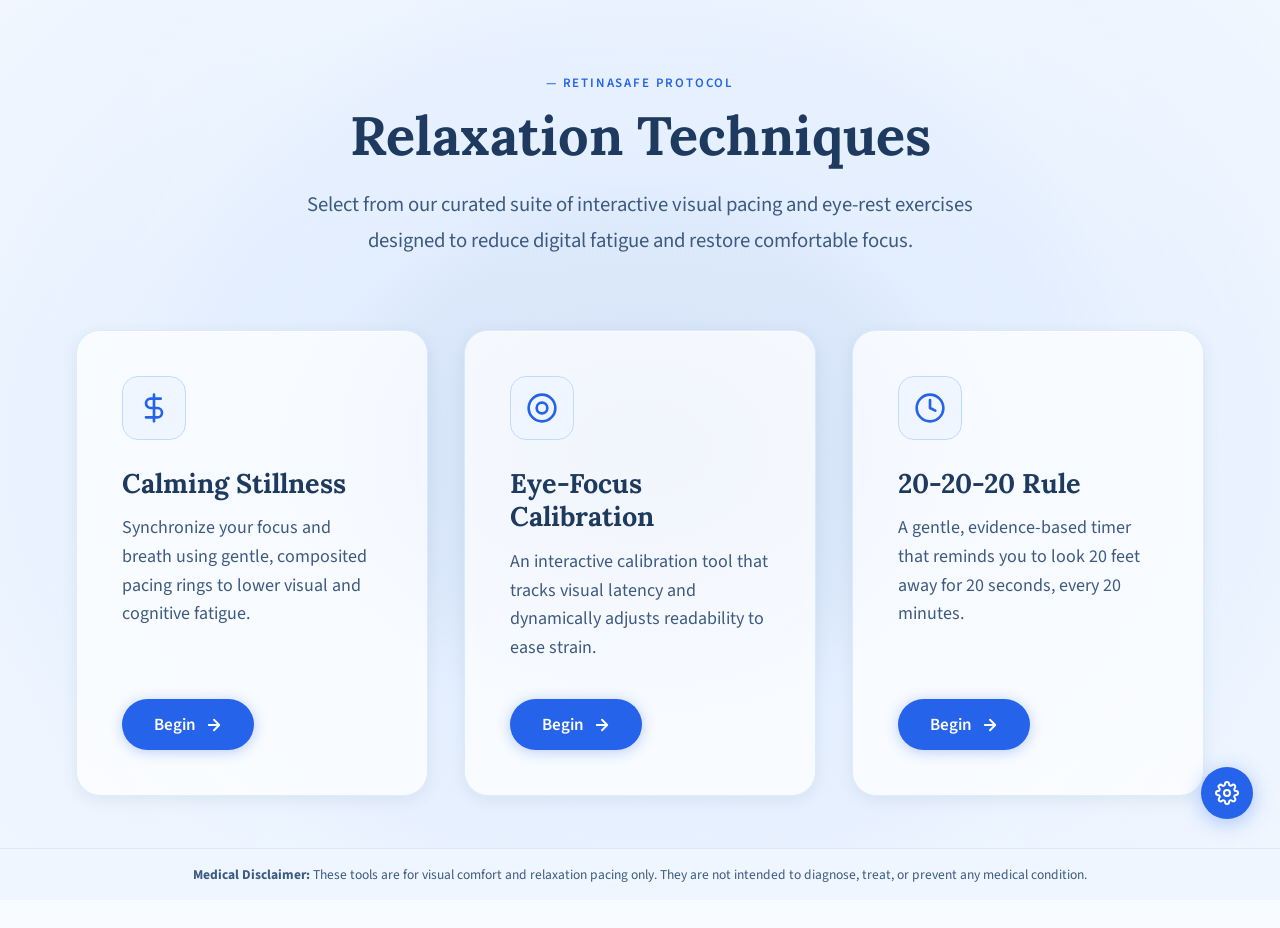
<file: index.html>
<!DOCTYPE html>
<html lang="en">

<head>
    <meta charset="UTF-8" />
    <meta name="viewport" content="width=device-width, initial-scale=1.0" />
    <title>RetinaSafe — Relaxation Techniques</title>
    <meta name="description"
        content="A collection of RetinaSafe digital eye strain relaxation and pacing techniques." />

    <!-- Fonts -->
    <link rel="preconnect" href="https://fonts.googleapis.com" />
    <link rel="preconnect" href="https://fonts.gstatic.com" crossorigin />
    <link
        href="https://fonts.googleapis.com/css2?family=Lora:wght@400;600;700&family=Source+Sans+3:wght@300;400;500;600;700&display=swap"
        rel="stylesheet" />

    <link rel="stylesheet" href="theme.css" />
    <link rel="stylesheet" href="styles.css" />
    <script src="theme-switcher.js"></script>
</head>

<body>
    <!-- Accessibility Skip Link -->
    <a href="#main-content" class="skip-link">Skip to main content</a>

    <!-- Background Iris Motif -->
    <div class="iris-bg" aria-hidden="true"></div>

    <main id="main-content">
        <section class="dashboard-header rs-fade-up">
            <span class="eyebrow">RetinaSafe Protocol</span>
            <h1>Relaxation Techniques</h1>
            <p class="dashboard-subtitle">
                Select from our curated suite of interactive visual pacing and eye-rest exercises designed to reduce
                digital fatigue and restore comfortable focus.
            </p>
        </section>

        <section class="techniques-grid rs-fade-up rs-delay-1">

            <!-- Card 1: Calming Stillness -->
            <a href="relaxation_techniques/calming-stillness.html" class="glass-card technique-card">
                <div class="card-icon">
                    <svg viewBox="0 0 24 24">
                        <path d="M12 2v20M17 5H9.5a3.5 3.5 0 0 0 0 7h5a3.5 3.5 0 0 1 0 7H6" />
                    </svg>
                </div>
                <h2>Calming Stillness</h2>
                <p>Synchronize your focus and breath using gentle, composited pacing rings to lower visual and cognitive
                    fatigue.</p>
                <div class="card-footer">
                    <span class="btn-primary btn-soft">
                        Begin
                        <svg viewBox="0 0 24 24">
                            <path d="M5 12h14M12 5l7 7-7 7" />
                        </svg>
                    </span>
                </div>
            </a>

            <!-- Card 2: Eye-Focus Calibration -->
            <a href="relaxation_techniques/eye-focus-calibration.html" class="glass-card technique-card">
                <div class="card-icon">
                    <svg viewBox="0 0 24 24">
                        <circle cx="12" cy="12" r="10" />
                        <circle cx="12" cy="12" r="4" />
                    </svg>
                </div>
                <h2>Eye-Focus Calibration</h2>
                <p>An interactive calibration tool that tracks visual latency and dynamically adjusts readability to
                    ease strain.</p>
                <div class="card-footer">
                    <span class="btn-primary btn-soft">
                        Begin
                        <svg viewBox="0 0 24 24">
                            <path d="M5 12h14M12 5l7 7-7 7" />
                        </svg>
                    </span>
                </div>
            </a>

            <!-- Card 3: 20-20-20 Rule -->
            <a href="relaxation_techniques/20-20-20-rule.html" class="glass-card technique-card">
                <div class="card-icon">
                    <svg viewBox="0 0 24 24">
                        <circle cx="12" cy="12" r="10" />
                        <polyline points="12 6 12 12 16 14" />
                    </svg>
                </div>
                <h2>20-20-20 Rule</h2>
                <p>A gentle, evidence-based timer that reminds you to look 20 feet away for 20 seconds, every 20
                    minutes.</p>
                <div class="card-footer">
                    <span class="btn-primary btn-soft">
                        Begin
                        <svg viewBox="0 0 24 24">
                            <path d="M5 12h14M12 5l7 7-7 7" />
                        </svg>
                    </span>
                </div>
            </a>

        </section>
    </main>

    <!-- Medical Disclaimer -->
    <div class="medical-disclaimer" role="contentinfo">
        <p><strong>Medical Disclaimer:</strong> These tools are for visual comfort and relaxation pacing only. They are
            not intended to diagnose, treat, or prevent any medical condition.</p>
    </div>
</body>

</html>
</file>
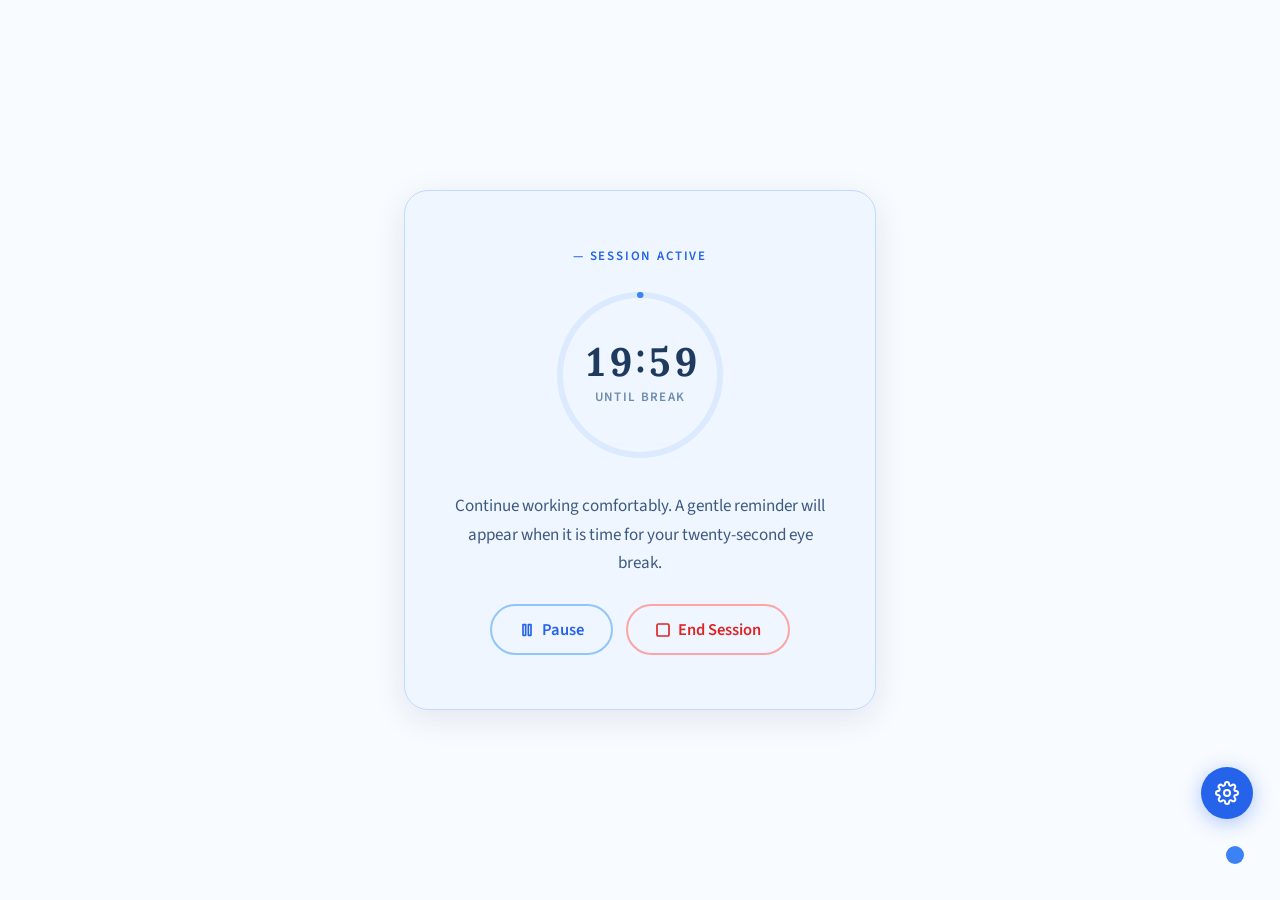
<file: relaxation_techniques/20-20-20-rule.html>
<!DOCTYPE html>
<html lang="en">

<head>
  <meta charset="UTF-8" />
  <meta name="viewport" content="width=device-width, initial-scale=1.0" />
  <title>RetinaSafe — 20-20-20 Eye Care</title>
  <meta name="description"
    content="Protect your eyes with the 20-20-20 rule. Every 20 minutes, take a 20-second break and focus on something 20 feet away." />

  <!-- Fonts -->
  <link rel="preconnect" href="https://fonts.googleapis.com" />
  <link rel="preconnect" href="https://fonts.gstatic.com" crossorigin />
  <link
    href="https://fonts.googleapis.com/css2?family=Lora:wght@400;600;700&family=Source+Sans+3:wght@300;400;500;600;700&display=swap"
    rel="stylesheet" />
  <link
    href="https://fonts.googleapis.com/css2?family=Crimson+Pro:ital,wght@0,300;0,400;0,600;1,400&family=Outfit:wght@300;400;500;600&display=swap"
    rel="stylesheet">
  <link rel="stylesheet" href="../theme.css">
  <script src="../theme-switcher.js"></script>
  <style>
    /* ══════════════════════════════════════════════════
       1. Design Tokens (RetinaSafe Palette)
       ══════════════════════════════════════════════════ */
    :root {
      /* ── Primary Blue Palette ── */
      --blue-900: #1E3A5F;
      --blue-800: #1E40AF;
      --blue-700: #1D4ED8;
      --blue-600: #2563EB;
      --blue-500: #3B82F6;
      --blue-400: #60A5FA;
      --blue-300: #93C5FD;
      --blue-200: #BFDBFE;
      --blue-100: #DBEAFE;
      --blue-50: #EFF6FF;
      --page-bg: #F8FBFF;
      --white: #FFFFFF;

      /* ── Text Colours ── */
      --text-primary: #1E3A5F;
      --text-secondary: #3D5A80;
      --text-muted: #6B8CAE;
      --text-light: #A8C0D6;

      /* ── Borders & Shadows ── */
      --border: #BFDBFE;
      --shadow-sm: 0 1px 3px rgba(30, 58, 95, 0.06);
      --shadow-md: 0 4px 16px rgba(30, 58, 95, 0.08);
      --shadow-lg: 0 8px 32px rgba(30, 58, 95, 0.10);

      /* ── Radius ── */
      --radius: 10px;
      --radius-lg: 16px;
      --radius-xl: 24px;

      /* ── Font Families ── */
      --font-display: 'Lora', Georgia, serif;
      --font-body: 'Source Sans 3', 'Helvetica Neue', sans-serif;

      /* ── Greens for Soft Greenery motif ── */
      --green-soft: #A7D8A0;
      --green-light: #C8E6C3;
      --green-pale: #E0F0DD;
    }

    /* ══════════════════════════════════════════════════
       2. Global Reset & Base
       ══════════════════════════════════════════════════ */
    *,
    *::before,
    *::after {
      box-sizing: border-box;
      margin: 0;
      padding: 0;
    }

    html {
      font-size: 18px;
      scroll-behavior: smooth;
    }

    body {
      min-height: 100vh;
      display: flex;
      flex-direction: column;
      align-items: center;
      justify-content: center;
      background-color: var(--page-bg);
      font-family: var(--font-body);
      font-weight: 400;
      color: var(--text-primary);
      line-height: 1.75;
      -webkit-font-smoothing: antialiased;
      -moz-osx-font-smoothing: grayscale;
      overflow: hidden;
    }

    /* ── Skip Link ── */
    .skip-link {
      position: absolute;
      top: -100%;
      left: 1rem;
      padding: 0.75rem 1.5rem;
      background: var(--blue-600);
      color: var(--white);
      border-radius: var(--radius);
      font-family: var(--font-body);
      font-weight: 600;
      text-decoration: none;
      z-index: 500;
      transition: top 0.2s ease;
    }

    .skip-link:focus {
      top: 1rem;
    }

    /* ── Global Focus ── */
    :focus-visible {
      outline: 3px solid var(--blue-400);
      outline-offset: 3px;
    }

    /* ══════════════════════════════════════════════════
       3. Typography
       ══════════════════════════════════════════════════ */
    h1,
    h2,
    h3 {
      font-family: var(--font-display);
      font-weight: 700;
      color: var(--blue-900);
      line-height: 1.25;
    }

    /* ══════════════════════════════════════════════════
       4. Landing Page
       ══════════════════════════════════════════════════ */
    #landing {
      display: flex;
      flex-direction: column;
      align-items: center;
      justify-content: center;
      text-align: center;
      width: 100%;
      max-width: 640px;
      padding: 2.5rem;
      background: var(--white);
      border: 1px solid var(--blue-200);
      border-radius: var(--radius-xl);
      box-shadow: var(--shadow-lg);
      transform: translateY(20px);
      opacity: 0;
      animation: fadeUp 0.6s cubic-bezier(0.16, 1, 0.3, 1) forwards;
    }

    @keyframes fadeUp {
      to {
        transform: translateY(0);
        opacity: 1;
      }
    }

    .landing-eyebrow {
      font-family: var(--font-body);
      font-size: 0.72rem;
      font-weight: 600;
      text-transform: uppercase;
      letter-spacing: 0.14em;
      color: var(--blue-600);
      margin-bottom: 0.6rem;
    }

    .landing-eyebrow::before {
      content: "—  ";
    }

    #landing h1 {
      font-size: clamp(1.6rem, 3.5vw, 2.2rem);
      margin-bottom: 0.5rem;
      letter-spacing: -0.01em;
    }

    .landing-subtitle {
      color: var(--text-secondary);
      font-size: 1.05rem;
      max-width: 500px;
      margin: 0 auto 1.5rem;
      line-height: 1.7;
    }

    /* Rule cards */
    .rule-cards {
      display: flex;
      gap: 1rem;
      margin-bottom: 2rem;
      width: 100%;
    }

    .rule-card {
      flex: 1;
      background: var(--blue-50);
      border: 1px solid var(--blue-200);
      border-radius: var(--radius-lg);
      padding: 1.25rem 0.75rem;
      display: flex;
      flex-direction: column;
      align-items: center;
      gap: 0.35rem;
    }

    .rule-card-number {
      font-family: var(--font-display);
      font-size: 2rem;
      font-weight: 700;
      color: var(--blue-600);
      line-height: 1;
    }

    .rule-card-unit {
      font-size: 0.82rem;
      font-weight: 600;
      text-transform: uppercase;
      letter-spacing: 0.08em;
      color: var(--blue-500);
    }

    .rule-card-label {
      font-size: 0.82rem;
      color: var(--text-muted);
      line-height: 1.4;
    }

    /* Start button */
    .btn-start {
      padding: 0.85rem 2.5rem;
      border-radius: 100px;
      background: var(--blue-600);
      color: var(--white);
      font-family: var(--font-body);
      font-size: 1.05rem;
      font-weight: 600;
      border: none;
      cursor: pointer;
      box-shadow: 0 2px 14px rgba(37, 99, 235, 0.30);
      transition: all 0.25s ease;
      display: flex;
      align-items: center;
      gap: 0.5rem;
    }

    .btn-start:hover {
      background: var(--blue-700);
      transform: translateY(-2px);
      box-shadow: 0 6px 20px rgba(37, 99, 235, 0.35);
    }

    .btn-start:active {
      transform: translateY(0);
    }

    .btn-start svg {
      width: 20px;
      height: 20px;
      fill: none;
      stroke: currentColor;
      stroke-width: 2.5;
      stroke-linecap: round;
      stroke-linejoin: round;
    }

    /* ══════════════════════════════════════════════════
       5. Session Active Screen
       ══════════════════════════════════════════════════ */
    #session {
      display: none;
      flex-direction: column;
      align-items: center;
      justify-content: center;
      text-align: center;
      width: 100%;
      max-width: 560px;
      padding: 3rem 2.5rem;
      background: var(--blue-50);
      border: 1px solid var(--blue-200);
      border-radius: var(--radius-xl);
      box-shadow: var(--shadow-lg);
    }

    #session.visible {
      display: flex;
      animation: fadeUp 0.5s ease forwards;
    }

    .session-eyebrow {
      font-family: var(--font-body);
      font-size: 0.72rem;
      font-weight: 600;
      text-transform: uppercase;
      letter-spacing: 0.14em;
      color: var(--blue-600);
      margin-bottom: 1rem;
    }

    .session-eyebrow::before {
      content: "—  ";
    }

    /* Circular countdown to next break */
    .next-break-ring {
      position: relative;
      width: 180px;
      height: 180px;
      margin-bottom: 1.5rem;
    }

    .next-break-ring svg {
      width: 100%;
      height: 100%;
      transform: rotate(-90deg);
    }

    .next-break-ring .ring-bg {
      fill: none;
      stroke: var(--blue-100);
      stroke-width: 6;
    }

    .next-break-ring .ring-progress {
      fill: none;
      stroke: var(--blue-500);
      stroke-width: 6;
      stroke-linecap: round;
      stroke-dasharray: 502.65;
      stroke-dashoffset: 0;
      transition: stroke-dashoffset 1s linear;
    }

    .next-break-inner {
      position: absolute;
      inset: 0;
      display: flex;
      flex-direction: column;
      align-items: center;
      justify-content: center;
    }

    .next-break-time {
      font-family: var(--font-display);
      font-weight: 700;
      font-size: 2.2rem;
      color: var(--text-primary);
      font-variant-numeric: tabular-nums;
      line-height: 1;
    }

    .next-break-label {
      font-size: 0.72rem;
      font-weight: 600;
      text-transform: uppercase;
      letter-spacing: 0.1em;
      color: var(--text-muted);
      margin-top: 0.25rem;
    }

    .session-hint {
      color: var(--text-secondary);
      font-size: 0.95rem;
      max-width: 380px;
      margin-bottom: 1.5rem;
      line-height: 1.65;
    }

    .btn-group {
      display: flex;
      gap: 0.75rem;
    }

    .btn-session {
      padding: 0.65rem 1.5rem;
      border-radius: 100px;
      font-family: var(--font-body);
      font-size: 0.92rem;
      font-weight: 600;
      cursor: pointer;
      border: 2px solid var(--blue-300);
      background: transparent;
      color: var(--blue-600);
      transition: all 0.25s ease;
      display: flex;
      align-items: center;
      gap: 0.4rem;
    }

    .btn-session:hover {
      background: var(--blue-50);
      border-color: var(--blue-600);
      transform: translateY(-1px);
    }

    .btn-session.danger {
      border-color: #FCA5A5;
      color: #DC2626;
    }

    .btn-session.danger:hover {
      background: #FEF2F2;
      border-color: #DC2626;
    }

    .btn-session svg {
      width: 16px;
      height: 16px;
      fill: none;
      stroke: currentColor;
      stroke-width: 2.5;
      stroke-linecap: round;
      stroke-linejoin: round;
    }

    /* ══════════════════════════════════════════════════
       6. Blink Reminder Dot
       ══════════════════════════════════════════════════ */
    #blink-dot {
      display: none;
      position: fixed;
      bottom: 2rem;
      right: 2rem;
      z-index: 100;
      cursor: pointer;
      background: none;
      border: none;
      padding: 0;
    }

    #blink-dot.visible {
      display: block;
    }

    .blink-dot-circle {
      width: 18px;
      height: 18px;
      border-radius: 50%;
      background: var(--blue-500);
      position: relative;
      box-shadow: 0 0 0 0 rgba(59, 130, 246, 0.45);
      animation: blinkPulse 2.5s ease-in-out infinite;
    }

    @keyframes blinkPulse {

      0%,
      100% {
        box-shadow: 0 0 0 0 rgba(59, 130, 246, 0.45);
        transform: scale(1);
      }

      50% {
        box-shadow: 0 0 0 10px rgba(59, 130, 246, 0);
        transform: scale(1.15);
      }
    }

    /* Blink tooltip */
    .blink-tooltip {
      position: absolute;
      bottom: calc(100% + 12px);
      right: 0;
      background: var(--blue-50);
      border: 1px solid var(--blue-200);
      border-radius: var(--radius-lg);
      padding: 0.85rem 1.15rem;
      min-width: 200px;
      box-shadow: var(--shadow-md);
      font-family: var(--font-body);
      font-size: 1.1rem;
      color: var(--blue-900);
      text-align: left;
      opacity: 0;
      transform: translateY(6px);
      pointer-events: none;
      transition: opacity 0.3s ease, transform 0.3s ease;
    }

    .blink-tooltip.show {
      opacity: 1;
      transform: translateY(0);
      pointer-events: auto;
    }

    .blink-tooltip-title {
      font-family: var(--font-display);
      font-weight: 700;
      font-size: 0.88rem;
      margin-bottom: 0.25rem;
      color: var(--blue-900);
    }

    .blink-tooltip p {
      font-size: 0.82rem;
      color: var(--text-secondary);
      line-height: 1.5;
      margin: 0;
    }

    .blink-tooltip::after {
      content: '';
      position: absolute;
      bottom: -6px;
      right: 4px;
      width: 12px;
      height: 12px;
      background: var(--blue-50);
      border-right: 1px solid var(--blue-200);
      border-bottom: 1px solid var(--blue-200);
      transform: rotate(45deg);
    }

    /* ══════════════════════════════════════════════════
       7. Break Modal Overlay
       ══════════════════════════════════════════════════ */
    #break-overlay {
      position: fixed;
      inset: 0;
      z-index: 300;
      display: flex;
      align-items: center;
      justify-content: center;
      opacity: 0;
      visibility: hidden;
      pointer-events: none;
      transition: opacity 0.5s ease, visibility 0.5s;
    }

    #break-overlay.visible {
      opacity: 1;
      visibility: visible;
      pointer-events: auto;
    }

    /* ── Relaxation View Background ── */
    .relaxation-bg {
      position: absolute;
      inset: 0;
      background:
        radial-gradient(ellipse 80% 60% at 50% 50%, var(--blue-100), var(--blue-50)),
        var(--page-bg);
      overflow: hidden;
    }

    /* CSS "Soft Greenery" motif — layered blurred shapes */
    .greenery-shape {
      position: absolute;
      border-radius: 50%;
      filter: blur(60px);
      opacity: 0.35;
      animation: greeneryFloat 12s ease-in-out infinite alternate;
    }

    .greenery-shape:nth-child(1) {
      width: 350px;
      height: 350px;
      background: var(--green-soft);
      bottom: -60px;
      left: -40px;
      animation-delay: 0s;
    }

    .greenery-shape:nth-child(2) {
      width: 280px;
      height: 280px;
      background: var(--green-light);
      top: -40px;
      right: 10%;
      animation-delay: -3s;
    }

    .greenery-shape:nth-child(3) {
      width: 200px;
      height: 200px;
      background: var(--green-pale);
      bottom: 20%;
      left: 25%;
      animation-delay: -6s;
    }

    .greenery-shape:nth-child(4) {
      width: 160px;
      height: 220px;
      background: var(--green-soft);
      top: 15%;
      right: 30%;
      animation-delay: -9s;
      border-radius: 60% 40% 50% 50%;
    }

    .greenery-shape:nth-child(5) {
      width: 240px;
      height: 180px;
      background: var(--green-light);
      bottom: 10%;
      right: -30px;
      animation-delay: -4s;
      border-radius: 40% 60% 50% 50%;
    }

    @keyframes greeneryFloat {
      0% {
        transform: translate(0, 0) scale(1);
      }

      100% {
        transform: translate(15px, -20px) scale(1.08);
      }
    }

    /* ── Break Card ── */
    .break-card {
      position: relative;
      z-index: 10;
      background: var(--blue-50);
      border: 1px solid var(--blue-200);
      border-radius: var(--radius-lg);
      padding: 2.5rem 2.75rem;
      max-width: 480px;
      width: 90%;
      text-align: center;
      box-shadow: var(--shadow-lg);
      transform: translateY(30px) scale(0.96);
      transition: transform 0.5s cubic-bezier(0.16, 1, 0.3, 1);
    }

    #break-overlay.visible .break-card {
      transform: translateY(0) scale(1);
    }

    .break-card h2 {
      font-family: var(--font-display);
      font-weight: 700;
      font-size: 1.1rem;
      color: var(--blue-900);
      margin-bottom: 0.75rem;
    }

    .break-card p {
      font-family: var(--font-body);
      font-size: 1.1rem;
      color: var(--blue-900);
      line-height: 1.65;
      margin-bottom: 1.5rem;
    }

    /* Circular 20-sec countdown */
    .break-timer-ring {
      position: relative;
      width: 130px;
      height: 130px;
      margin: 0 auto 1.25rem;
    }

    .break-timer-ring svg {
      width: 100%;
      height: 100%;
      transform: rotate(-90deg);
    }

    .break-timer-ring .timer-bg {
      fill: none;
      stroke: var(--blue-200);
      stroke-width: 5;
    }

    .break-timer-ring .timer-progress {
      fill: none;
      stroke: var(--blue-500);
      stroke-width: 5;
      stroke-linecap: round;
      stroke-dasharray: 376.99;
      stroke-dashoffset: 0;
      transition: stroke-dashoffset 0.3s ease;
    }

    .break-timer-inner {
      position: absolute;
      inset: 0;
      display: flex;
      flex-direction: column;
      align-items: center;
      justify-content: center;
    }

    .break-timer-value {
      font-family: var(--font-display);
      font-weight: 700;
      font-size: 2.4rem;
      color: var(--blue-900);
      line-height: 1;
      font-variant-numeric: tabular-nums;
    }

    .break-timer-unit {
      font-size: 0.7rem;
      font-weight: 600;
      text-transform: uppercase;
      letter-spacing: 0.1em;
      color: var(--text-muted);
      margin-top: 0.2rem;
    }

    .break-instruction {
      font-size: 0.88rem;
      color: var(--text-secondary);
      line-height: 1.6;
      margin-bottom: 1.25rem;
    }

    .btn-dismiss {
      padding: 0.6rem 1.5rem;
      border-radius: 100px;
      background: transparent;
      border: 2px solid var(--blue-300);
      color: var(--blue-600);
      font-family: var(--font-body);
      font-size: 0.88rem;
      font-weight: 600;
      cursor: pointer;
      transition: all 0.25s ease;
    }

    .btn-dismiss:hover {
      background: var(--blue-100);
      border-color: var(--blue-600);
    }

    /* Screen-reader only */
    .sr-only {
      position: absolute;
      width: 1px;
      height: 1px;
      padding: 0;
      margin: -1px;
      overflow: hidden;
      clip: rect(0, 0, 0, 0);
      white-space: nowrap;
      border: 0;
    }

    /* ══════════════════════════════════════════════════
       8. Reduced Motion
       ══════════════════════════════════════════════════ */
    @media (prefers-reduced-motion: reduce) {

      *,
      *::before,
      *::after {
        animation-duration: 0.01ms !important;
        animation-iteration-count: 1 !important;
        transition-duration: 0.01ms !important;
      }
    }

    /* ══════════════════════════════════════════════════
       9. Responsive
       ══════════════════════════════════════════════════ */
    @media (max-width: 600px) {
      html {
        font-size: 16px;
      }

      #landing,
      #session {
        padding: 1.5rem;
        border-radius: var(--radius-lg);
        margin: 1rem;
        max-width: calc(100% - 2rem);
      }

      .rule-cards {
        flex-direction: column;
        gap: 0.65rem;
      }

      .rule-card {
        padding: 0.85rem;
      }

      .break-card {
        padding: 1.75rem 1.25rem;
        max-width: calc(100% - 2rem);
      }

      .next-break-ring {
        width: 140px;
        height: 140px;
      }

      .next-break-time {
        font-size: 1.8rem;
      }

      .btn-group {
        flex-direction: column;
        width: 100%;
      }

      .btn-session {
        justify-content: center;
      }
    }
  </style>
</head>

<body>
  <a href="#main" class="skip-link">Skip to main content</a>

  <main id="main">

    <!-- ═══════ Session Active ═══════ -->
    <section id="session" aria-labelledby="session-title">
      <p class="session-eyebrow">Session Active</p>
      <h2 id="session-title" class="sr-only">Eye care session in progress</h2>

      <div class="next-break-ring" role="timer" aria-label="Time until next eye break">
        <svg viewBox="0 0 180 180">
          <circle class="ring-bg" cx="90" cy="90" r="80"></circle>
          <circle class="ring-progress" id="session-ring" cx="90" cy="90" r="80"></circle>
        </svg>
        <div class="next-break-inner">
          <span class="next-break-time" id="session-countdown">20:00</span>
          <span class="next-break-label">Until break</span>
        </div>
      </div>

      <p class="session-hint">
        Continue working comfortably. A gentle reminder will appear when it
        is time for your twenty-second eye break.
      </p>

      <div class="btn-group">
        <button class="btn-session" id="btn-pause" type="button">
          <svg viewBox="0 0 24 24" id="pause-icon">
            <rect x="6" y="4" width="4" height="16"></rect>
            <rect x="14" y="4" width="4" height="16"></rect>
          </svg>
          <svg viewBox="0 0 24 24" id="play-icon" style="display:none">
            <polygon points="5 3 19 12 5 21 5 3"></polygon>
          </svg>
          <span id="pause-label">Pause</span>
        </button>
        <button class="btn-session danger" id="btn-end" type="button">
          <svg viewBox="0 0 24 24">
            <rect x="3" y="3" width="18" height="18" rx="2" ry="2"></rect>
          </svg>
          End Session
        </button>
      </div>
    </section>

  </main>

  <!-- ═══════ Blink Reminder Dot ═══════ -->
  <button id="blink-dot" aria-label="Blink reminder" type="button">
    <div class="blink-dot-circle"></div>
    <div class="blink-tooltip" id="blink-tooltip" role="status">
      <div class="blink-tooltip-title">Blink Reminder</div>
      <p>Remember to blink slowly and fully. This helps keep your eyes lubricated and comfortable.</p>
    </div>
  </button>

  <!-- ═══════ Break Overlay ═══════ -->
  <div id="break-overlay" role="dialog" aria-modal="true" aria-labelledby="break-title">
    <!-- Relaxation View Background -->
    <div class="relaxation-bg" aria-hidden="true">
      <div class="greenery-shape"></div>
      <div class="greenery-shape"></div>
      <div class="greenery-shape"></div>
      <div class="greenery-shape"></div>
      <div class="greenery-shape"></div>
    </div>

    <div class="break-card">
      <h2 id="break-title">Time for an Eye Break</h2>
      <p>It is time for a twenty-second eye break. Please focus on a distant object.</p>

      <div class="break-timer-ring" role="timer" aria-label="Break countdown">
        <svg viewBox="0 0 130 130">
          <circle class="timer-bg" cx="65" cy="65" r="60"></circle>
          <circle class="timer-progress" id="break-ring" cx="65" cy="65" r="60"></circle>
        </svg>
        <div class="break-timer-inner">
          <span class="break-timer-value" id="break-countdown">20</span>
          <span class="break-timer-unit">Seconds</span>
        </div>
      </div>

      <p class="break-instruction">
        Allow your eye muscles to relax. Blink gently a few times.
      </p>

      <div aria-live="polite" class="sr-only" id="break-announcer"></div>

      <button class="btn-dismiss" id="btn-dismiss" type="button">Skip Break</button>
    </div>
  </div>

  <script>
    (() => {
      'use strict';

      /* ── Configuration ── */
      const BREAK_INTERVAL_MS = 20 * 60 * 1000;  // 20 minutes
      const BREAK_DURATION_S = 20;               // 20 seconds
      const SESSION_RING_CIRCUMFERENCE = 2 * Math.PI * 80;  // r=80
      const BREAK_RING_CIRCUMFERENCE = 2 * Math.PI * 60;  // r=60

      /* ── DOM References ── */
      const session = document.getElementById('session');
      const btnPause = document.getElementById('btn-pause');
      const btnEnd = document.getElementById('btn-end');
      const sessionCountEl = document.getElementById('session-countdown');
      const sessionRing = document.getElementById('session-ring');
      const blinkDot = document.getElementById('blink-dot');
      const blinkTooltip = document.getElementById('blink-tooltip');
      const breakOverlay = document.getElementById('break-overlay');
      const breakCountEl = document.getElementById('break-countdown');
      const breakRing = document.getElementById('break-ring');
      const breakAnnouncer = document.getElementById('break-announcer');
      const btnDismiss = document.getElementById('btn-dismiss');
      const pauseIcon = document.getElementById('pause-icon');
      const playIcon = document.getElementById('play-icon');
      const pauseLabel = document.getElementById('pause-label');

      /* ── State ── */
      let sessionActive = false;
      let sessionPaused = false;
      let sessionStartTime = 0;
      let sessionElapsed = 0;
      let sessionRAF = null;
      let breakTimeout = null;
      let breakActive = false;
      let breakStartTime = 0;
      let breakRAF = null;
      let blinkTooltipTimeout = null;
      let previousFocus = null;

      /* ── Helpers ── */
      function formatTime(ms) {
        const totalSec = Math.max(0, Math.ceil(ms / 1000));
        const m = Math.floor(totalSec / 60);
        const s = totalSec % 60;
        return `${String(m).padStart(2, '0')}:${String(s).padStart(2, '0')}`;
      }

      /* ── Session Logic ── */
      function startSession() {
        sessionActive = true;
        sessionPaused = false;
        sessionElapsed = 0;
        sessionStartTime = performance.now();

        session.classList.add('visible');
        blinkDot.classList.add('visible');

        // Reset ring
        sessionRing.style.strokeDashoffset = '0';

        scheduleBreak();
        tickSession();
      }

      function tickSession() {
        if (!sessionActive) return;

        if (!sessionPaused) {
          const now = performance.now();
          const delta = now - sessionStartTime;
          sessionStartTime = now;
          sessionElapsed += delta;
        }

        const remaining = BREAK_INTERVAL_MS - (sessionElapsed % BREAK_INTERVAL_MS);
        sessionCountEl.textContent = formatTime(remaining);

        // Update ring
        const progress = (sessionElapsed % BREAK_INTERVAL_MS) / BREAK_INTERVAL_MS;
        sessionRing.style.strokeDashoffset = `${SESSION_RING_CIRCUMFERENCE * (1 - progress)}`;

        sessionRAF = requestAnimationFrame(tickSession);
      }

      function scheduleBreak() {
        clearTimeout(breakTimeout);
        const remaining = BREAK_INTERVAL_MS - (sessionElapsed % BREAK_INTERVAL_MS);
        breakTimeout = setTimeout(() => {
          if (sessionActive && !sessionPaused) {
            openBreak();
          }
        }, remaining);
      }

      function pauseSession() {
        sessionPaused = !sessionPaused;
        if (sessionPaused) {
          pauseIcon.style.display = 'none';
          playIcon.style.display = 'block';
          pauseLabel.textContent = 'Resume';
          clearTimeout(breakTimeout);
        } else {
          pauseIcon.style.display = 'block';
          playIcon.style.display = 'none';
          pauseLabel.textContent = 'Pause';
          sessionStartTime = performance.now();
          scheduleBreak();
        }
      }

      function endSession() {
        sessionActive = false;
        sessionPaused = false;
        cancelAnimationFrame(sessionRAF);
        clearTimeout(breakTimeout);
        if (breakActive) closeBreak();

        window.location.href = '../index.html' + window.location.search;
      }

      /* ── Break (20-sec) Logic ── */
      function openBreak() {
        breakActive = true;
        breakStartTime = performance.now();
        previousFocus = document.activeElement;

        // Reset UI
        breakCountEl.textContent = String(BREAK_DURATION_S);
        breakRing.style.strokeDashoffset = '0';

        breakOverlay.classList.add('visible');
        breakAnnouncer.textContent = 'Eye break started. Please look at a distant object for twenty seconds.';

        // Focus trap — focus dismiss button
        requestAnimationFrame(() => btnDismiss.focus());

        tickBreak();
      }

      function tickBreak() {
        if (!breakActive) return;

        const elapsed = (performance.now() - breakStartTime) / 1000;
        const remaining = Math.max(0, BREAK_DURATION_S - elapsed);

        breakCountEl.textContent = String(Math.ceil(remaining));

        const progress = elapsed / BREAK_DURATION_S;
        breakRing.style.strokeDashoffset = `${BREAK_RING_CIRCUMFERENCE * progress}`;

        // Announce at intervals
        const sec = Math.ceil(remaining);
        if (sec === 10 || sec === 5) {
          breakAnnouncer.textContent = `${sec} seconds remaining.`;
        }

        if (remaining <= 0) {
          closeBreak();
          return;
        }

        breakRAF = requestAnimationFrame(tickBreak);
      }

      function closeBreak() {
        breakActive = false;
        cancelAnimationFrame(breakRAF);
        breakOverlay.classList.remove('visible');
        breakAnnouncer.textContent = 'Eye break complete. Session resumed.';

        // Reset elapsed to start fresh interval
        sessionElapsed = 0;
        sessionStartTime = performance.now();
        sessionRing.style.strokeDashoffset = '0';

        if (sessionActive && !sessionPaused) scheduleBreak();
        if (previousFocus) previousFocus.focus();
      }

      /* ── Blink Dot ── */
      function toggleBlinkTooltip() {
        clearTimeout(blinkTooltipTimeout);
        blinkTooltip.classList.add('show');
        blinkTooltipTimeout = setTimeout(() => {
          blinkTooltip.classList.remove('show');
        }, 4000);
      }

      /* ── Focus Trap for Break Modal ── */
      function trapFocus(e) {
        if (!breakActive) return;
        if (e.key === 'Tab') {
          // Only one focusable element (dismiss button)
          e.preventDefault();
          btnDismiss.focus();
        }
        if (e.key === 'Escape') {
          closeBreak();
        }
      }

      /* ── Event Listeners ── */
      btnPause.addEventListener('click', pauseSession);
      btnEnd.addEventListener('click', endSession);
      btnDismiss.addEventListener('click', closeBreak);
      blinkDot.addEventListener('click', toggleBlinkTooltip);
      document.addEventListener('keydown', trapFocus);

      // Close blink tooltip on outside click
      document.addEventListener('click', (e) => {
        if (!blinkDot.contains(e.target)) {
          blinkTooltip.classList.remove('show');
        }
      });

      // Auto start session since there is no landing
      startSession();
    })();
  </script>
</body>

</html>
</file>
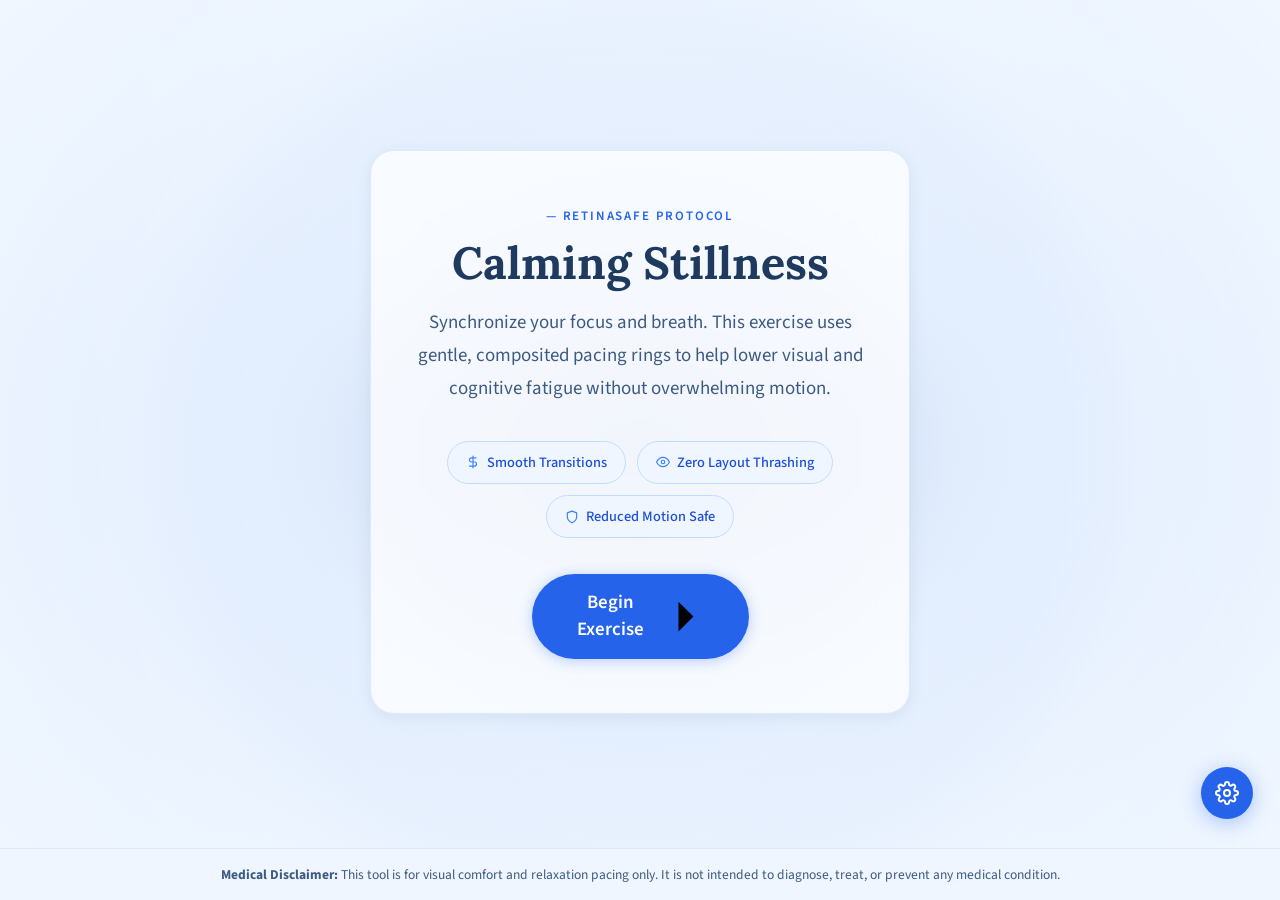
<file: relaxation_techniques/calming-stillness.html>
<!DOCTYPE html>
<html lang="en">

<head>
    <meta charset="UTF-8" />
    <meta name="viewport" content="width=device-width, initial-scale=1.0" />
    <title>RetinaSafe — Calming Stillness</title>
    <meta name="description"
        content="A visual and respiratory pacing exercise utilizing RetinaSafe calming stillness animations." />

    <!-- Fonts -->
    <link rel="preconnect" href="https://fonts.googleapis.com" />
    <link rel="preconnect" href="https://fonts.gstatic.com" crossorigin />
    <link
        href="https://fonts.googleapis.com/css2?family=Lora:wght@400;600;700&family=Source+Sans+3:wght@300;400;500;600;700&display=swap"
        rel="stylesheet" />

    <!-- Core Styles and Animation Library -->
    <link rel="stylesheet" href="calming-stillness.css" />
    <link href="../theme.css" rel="stylesheet" />
    <script src="../theme-switcher.js"></script>
</head>

<body>
    <!-- Accessibility Skip Link -->
    <a href="#main-content" class="skip-link">Skip to main content</a>

    <!-- Background Iris Motif -->
    <div class="iris-bg" aria-hidden="true"></div>

    <main id="main-content">
        <!-- ══════════════════════════════════════════════════
             Screen 1: Start / Introduction
             ══════════════════════════════════════════════════ -->
        <section id="start-screen" class="glass-card rs-fade-up active-screen">
            <span class="eyebrow rs-fade-up rs-delay-1">RetinaSafe Protocol</span>
            <h1 class="rs-fade-up rs-delay-2">Calming Stillness</h1>
            <p class="start-subtitle rs-fade-up rs-delay-3">
                Synchronize your focus and breath. This exercise uses gentle, composited pacing rings to help lower
                visual and cognitive fatigue without overwhelming motion.
            </p>

            <div class="feature-row rs-fade-up rs-delay-4">
                <span class="feature-pill">
                    <svg viewBox="0 0 24 24">
                        <path d="M12 2v20M17 5H9.5a3.5 3.5 0 0 0 0 7h5a3.5 3.5 0 0 1 0 7H6" />
                    </svg>
                    Smooth Transitions
                </span>
                <span class="feature-pill">
                    <svg viewBox="0 0 24 24">
                        <path d="M1 12s4-8 11-8 11 8 11 8-4 8-11 8-11-8-11-8z" />
                        <circle cx="12" cy="12" r="3" />
                    </svg>
                    Zero Layout Thrashing
                </span>
                <span class="feature-pill">
                    <svg viewBox="0 0 24 24">
                        <path d="M12 22s8-4 8-10V5l-8-3-8 3v7c0 6 8 10 8 10z" />
                    </svg>
                    Reduced Motion Safe
                </span>
            </div>

            <!-- Start Button using .btn-soft -->
            <button id="btn-start" class="btn-primary btn-soft rs-fade-up rs-delay-5"
                aria-label="Begin Calming Stillness Exercise">
                Begin Exercise
                <svg viewBox="0 0 24 24">
                    <path d="M5 12h14M12 5l7 7-7 7" />
                </svg>
            </button>
        </section>


        <!-- ══════════════════════════════════════════════════
             Screen 2: The Exercise Arena
             ══════════════════════════════════════════════════ -->
        <section id="exercise-screen" class="exercise-arena rs-hidden" aria-hidden="true">
            <!-- Top Controls (Hidden initially, faded in) -->
            <div class="top-controls rs-fade-down rs-delay-2">
                <button id="btn-end-early" class="btn-outline btn-soft" aria-label="End Exercise Early">
                    End Session
                </button>
                <div class="timer-display" aria-live="polite">
                    <span id="time-remaining">03:00</span>
                </div>
            </div>

            <!-- The breathing rings -->
            <div class="pacing-container rs-fade-in rs-delay-3">
                <!-- Outer ring rotating CCW 30s -->
                <div class="pacing-ring ring-outer rs-iris-30s-ccw"></div>
                <!-- Inner ring rotating CW 22s -->
                <div class="pacing-ring ring-inner rs-iris-22s"></div>
                <!-- Center breathing dot -->
                <div id="breath-orb" class="breath-orb rs-breathe"></div>
                <!-- Instructional text -->
                <div class="breath-instruction rs-pulse-soft">
                    <span id="breath-text">Inhale...</span>
                </div>
            </div>
        </section>


        <!-- ══════════════════════════════════════════════════
             Screen 3: Results / Completion
             ══════════════════════════════════════════════════ -->
        <section id="results-screen" class="glass-card rs-hidden" aria-hidden="true">
            <span class="eyebrow rs-fade-up rs-delay-1">Session Complete</span>
            <h2 class="rs-fade-up rs-delay-2">Stillness Achieved</h2>
            <p class="results-subtitle rs-fade-up rs-delay-3">
                You have successfully completed the visual pacing exercise. Your eyes and mind should feel more rested.
            </p>

            <div class="results-grid rs-fade-up rs-delay-4">
                <div class="result-card">
                    <span class="result-card-value" id="res-time">03:00</span>
                    <span class="result-card-label">Duration</span>
                </div>
                <div class="result-card">
                    <span class="result-card-value" id="res-cycles">18</span>
                    <span class="result-card-label">Breath Cycles</span>
                </div>
                <div class="result-card">
                    <span class="result-card-value">100%</span>
                    <span class="result-card-label">Focus Maintained</span>
                </div>
            </div>

            <button id="btn-restart" class="btn-primary btn-soft rs-fade-up rs-delay-5" aria-label="Return to Start">
                Done
                <svg viewBox="0 0 24 24">
                    <path d="M5 12h14M12 5l7 7-7 7" />
                </svg>
            </button>
        </section>
    </main>

    <!-- Medical Disclaimer -->
    <div class="medical-disclaimer" role="contentinfo">
        <p><strong>Medical Disclaimer:</strong> This tool is for visual comfort and relaxation pacing only. It is not
            intended to diagnose, treat, or prevent any medical condition.</p>
    </div>

    <!-- Application Logic -->
    <script src="calming-stillness.js"></script>
</body>

</html>
</file>
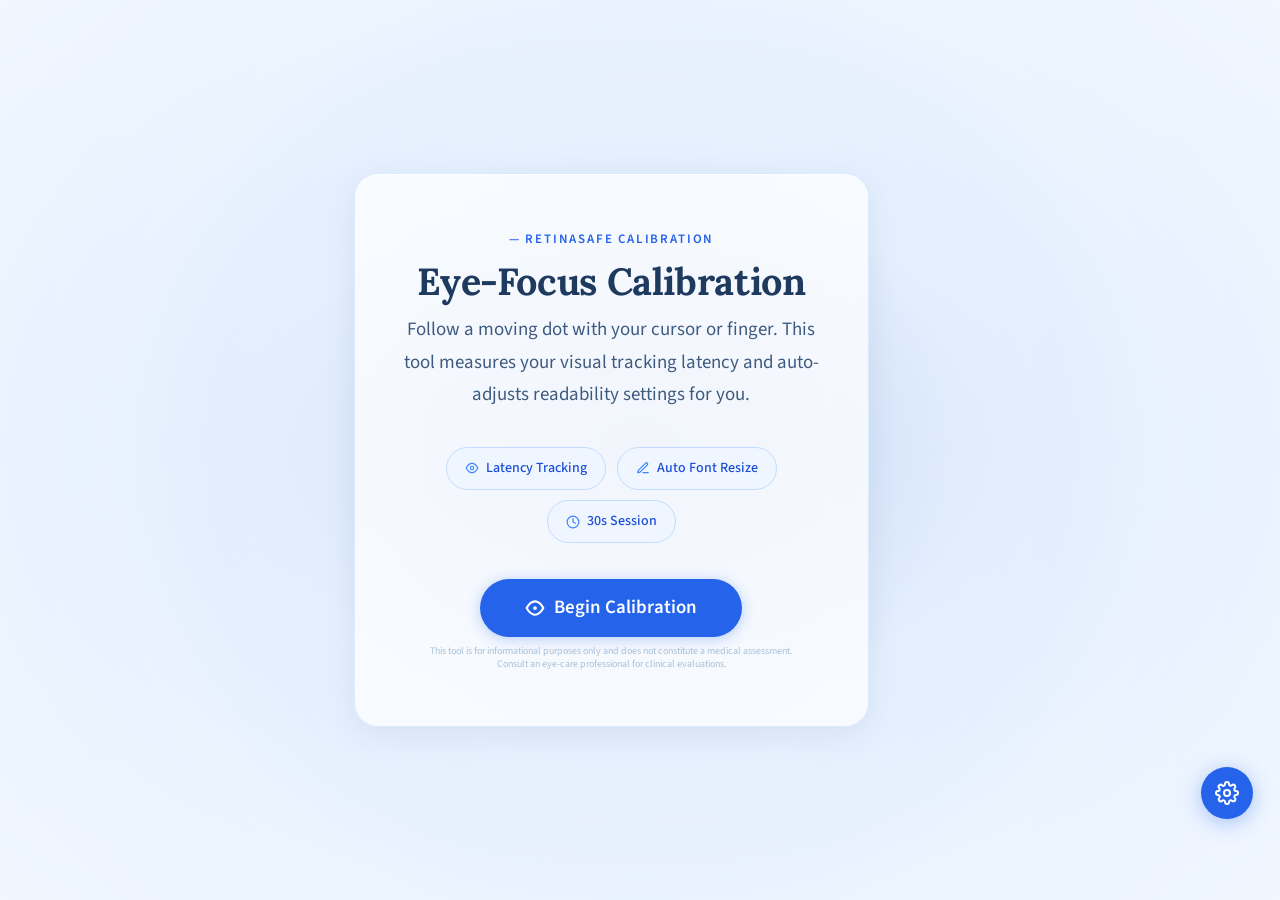
<file: relaxation_techniques/eye-focus-calibration.html>
<!DOCTYPE html>
<html lang="en">

<head>
    <meta charset="UTF-8" />
    <meta name="viewport" content="width=device-width, initial-scale=1.0" />
    <title>RetinaSafe — Eye-Focus Calibration</title>
    <meta name="description"
        content="An interactive eye-focus calibration tool that tracks visual latency and dynamically adjusts UI readability." />

    <!-- Fonts -->
    <link rel="preconnect" href="https://fonts.googleapis.com" />
    <link rel="preconnect" href="https://fonts.gstatic.com" crossorigin />
    <link
        href="https://fonts.googleapis.com/css2?family=Lora:wght@400;600;700&family=Source+Sans+3:wght@300;400;500;600;700&display=swap"
        rel="stylesheet" />

    <link href="https://cdnjs.cloudflare.com/ajax/libs/font-awesome/6.0.0/css/all.min.css" rel="stylesheet">
    <link rel="stylesheet" href="../theme.css">
    <script src="../theme-switcher.js"></script>

    <style>
        /* ══════════════════════════════════════════════════
       1. Design Tokens (RetinaSafe Palette)
       ══════════════════════════════════════════════════ */
        :root {
            /* ── Primary Blue Palette ── */
            --blue-900: #1E3A5F;
            --blue-800: #1E40AF;
            --blue-700: #1D4ED8;
            --blue-600: #2563EB;
            --blue-500: #3B82F6;
            --blue-400: #60A5FA;
            --blue-300: #93C5FD;
            --blue-200: #BFDBFE;
            --blue-100: #DBEAFE;
            --blue-50: #EFF6FF;
            --page-bg: #F8FBFF;
            --white: #FFFFFF;

            /* ── Text Colours ── */
            --text-primary: #1E3A5F;
            --text-secondary: #3D5A80;
            --text-muted: #6B8CAE;
            --text-light: #A8C0D6;

            /* ── Borders & Shadows ── */
            --border: #BFDBFE;
            --shadow-sm: 0 1px 3px rgba(30, 58, 95, 0.06);
            --shadow-md: 0 4px 16px rgba(30, 58, 95, 0.08);
            --shadow-lg: 0 8px 32px rgba(30, 58, 95, 0.10);

            /* ── Radius ── */
            --radius: 10px;
            --radius-lg: 16px;
            --radius-xl: 24px;

            /* ── Font Families ── */
            --font-display: 'Lora', Georgia, serif;
            --font-body: 'Source Sans 3', 'Helvetica Neue', sans-serif;

            /* ── Adjustable Properties (modified by calibration) ── */
            --body-font-size: 18px;
            --line-height: 1.75;
            --body-text-color: var(--text-secondary);
        }

        /* ══════════════════════════════════════════════════
       2. Global Reset & Base
       ══════════════════════════════════════════════════ */
        *,
        *::before,
        *::after {
            box-sizing: border-box;
            margin: 0;
            padding: 0;
        }

        html {
            font-size: var(--body-font-size);
            scroll-behavior: smooth;
        }

        body {
            min-height: 100vh;
            display: flex;
            flex-direction: column;
            align-items: center;
            justify-content: center;
            font-family: var(--font-body);
            font-weight: 400;
            color: var(--body-text-color);
            line-height: var(--line-height);
            -webkit-font-smoothing: antialiased;
            -moz-osx-font-smoothing: grayscale;
            overflow-x: hidden;
            overflow-y: auto;
            position: relative;
        }

        /* ══════════════════════════════════════════════════
       3. Iris Motif Background — Retinal Depth Radial
       ══════════════════════════════════════════════════ */
        .iris-bg {
            position: fixed;
            inset: 0;
            z-index: 0;
            background:
                radial-gradient(ellipse 30% 30% at 50% 50%,
                    rgba(30, 58, 95, 0.06) 0%,
                    transparent 100%),
                radial-gradient(ellipse 55% 55% at 50% 50%,
                    rgba(37, 99, 235, 0.05) 0%,
                    transparent 100%),
                radial-gradient(ellipse 80% 80% at 50% 50%,
                    rgba(59, 130, 246, 0.04) 0%,
                    transparent 100%),
                radial-gradient(ellipse 110% 110% at 50% 50%,
                    rgba(147, 197, 253, 0.06) 0%,
                    transparent 100%),
                radial-gradient(ellipse 140% 140% at 50% 50%,
                    var(--blue-50) 0%,
                    var(--page-bg) 100%);
        }

        /* Subtle animated concentric pulse */
        .iris-bg::before {
            content: '';
            position: absolute;
            inset: 0;
            background:
                radial-gradient(circle at 50% 50%,
                    transparent 20%,
                    rgba(37, 99, 235, 0.015) 30%,
                    transparent 40%,
                    rgba(37, 99, 235, 0.01) 55%,
                    transparent 65%,
                    rgba(37, 99, 235, 0.008) 80%,
                    transparent 100%);
            animation: irisPulse 8s ease-in-out infinite;
        }

        @keyframes irisPulse {

            0%,
            100% {
                transform: scale(1);
                opacity: 0.7;
            }

            50% {
                transform: scale(1.08);
                opacity: 1;
            }
        }

        /* ══════════════════════════════════════════════════
       4. Typography
       ══════════════════════════════════════════════════ */
        h1,
        h2,
        h3 {
            font-family: var(--font-display);
            font-weight: 700;
            color: var(--blue-900);
            line-height: 1.25;
        }

        /* ── Skip Link ── */
        .skip-link {
            position: absolute;
            top: -100%;
            left: 1rem;
            padding: 0.75rem 1.5rem;
            background: var(--blue-600);
            color: var(--white);
            border-radius: var(--radius);
            font-family: var(--font-body);
            font-weight: 600;
            text-decoration: none;
            z-index: 500;
            transition: top 0.2s ease;
        }

        .skip-link:focus {
            top: 1rem;
        }

        /* ── Global Focus ── */
        :focus-visible {
            outline: 3px solid var(--blue-400);
            outline-offset: 3px;
        }

        /* ══════════════════════════════════════════════════
       5. Glassmorphism Card Base
       ══════════════════════════════════════════════════ */
        .glass-card {
            position: relative;
            z-index: 2;
            background: rgba(255, 255, 255, 0.72);
            backdrop-filter: blur(20px);
            -webkit-backdrop-filter: blur(20px);
            border: 1px solid rgba(191, 219, 254, 0.5);
            border-radius: var(--radius-xl);
            box-shadow:
                0 8px 32px rgba(30, 58, 95, 0.08),
                inset 0 1px 0 rgba(255, 255, 255, 0.6);
        }

        /* ══════════════════════════════════════════════════
       6. Start Screen
       ══════════════════════════════════════════════════ */
        #start-screen {
            display: flex;
            flex-direction: column;
            align-items: center;
            justify-content: center;
            text-align: center;
            width: 90%;
            max-width: 580px;
            padding: 3rem 2.5rem;
            transform: translateY(20px);
            opacity: 0;
            animation: fadeUp 0.6s cubic-bezier(0.16, 1, 0.3, 1) forwards;
        }

        @keyframes fadeUp {
            to {
                transform: translateY(0);
                opacity: 1;
            }
        }

        .eyebrow {
            font-family: var(--font-body);
            font-size: 0.72rem;
            font-weight: 600;
            text-transform: uppercase;
            letter-spacing: 0.14em;
            color: var(--blue-600);
            margin-bottom: 0.4rem;
        }

        .eyebrow::before {
            content: "—  ";
        }

        #start-screen h1 {
            font-size: clamp(1.5rem, 3.5vw, 2.1rem);
            margin-bottom: 0.5rem;
            letter-spacing: -0.01em;
        }

        .start-subtitle {
            color: var(--text-secondary);
            font-size: 1.05rem;
            max-width: 480px;
            margin: 0 auto 2rem;
            line-height: 1.7;
        }

        /* Feature pills */
        .feature-row {
            display: flex;
            flex-wrap: wrap;
            justify-content: center;
            gap: 0.6rem;
            margin-bottom: 2rem;
        }

        .feature-pill {
            display: inline-flex;
            align-items: center;
            gap: 0.4rem;
            padding: 0.45rem 1rem;
            background: var(--blue-50);
            border: 1px solid var(--blue-200);
            border-radius: 100px;
            font-size: 0.78rem;
            font-weight: 500;
            color: var(--blue-700);
        }

        .feature-pill svg {
            width: 14px;
            height: 14px;
            stroke: var(--blue-500);
            fill: none;
            stroke-width: 2;
            stroke-linecap: round;
            stroke-linejoin: round;
        }

        /* Start Button */
        .btn-primary {
            padding: 0.85rem 2.5rem;
            border-radius: 100px;
            background: var(--blue-600);
            color: var(--white);
            font-family: var(--font-body);
            font-size: 1.05rem;
            font-weight: 600;
            border: none;
            cursor: pointer;
            box-shadow: 0 2px 14px rgba(37, 99, 235, 0.30);
            transition: all 0.25s ease;
            display: inline-flex;
            align-items: center;
            gap: 0.5rem;
        }

        .btn-primary:hover {
            background: var(--blue-700);
            transform: translateY(-2px);
            box-shadow: 0 6px 20px rgba(37, 99, 235, 0.35);
        }

        .btn-primary:active {
            transform: translateY(0);
        }

        .btn-primary svg {
            width: 20px;
            height: 20px;
            fill: none;
            stroke: currentColor;
            stroke-width: 2.5;
            stroke-linecap: round;
            stroke-linejoin: round;
        }

        /* ══════════════════════════════════════════════════
       7. Calibration Arena
       ══════════════════════════════════════════════════ */
        #calibration-arena {
            display: none;
            position: fixed;
            inset: 0;
            z-index: 10;
            cursor: crosshair;
        }

        #calibration-arena.active {
            display: block;
        }

        /* The moving focus dot */
        .focus-dot {
            position: absolute;
            width: clamp(18px, 3vw, 36px);
            height: clamp(18px, 3vw, 36px);
            border-radius: 50%;
            background: var(--blue-600);
            box-shadow: 0 0 0 0 rgba(37, 99, 235, 0.4);
            transition: background-color 0.6s ease, box-shadow 0.6s ease;
            pointer-events: none;
            z-index: 15;
            will-change: transform;
        }

        .focus-dot::after {
            content: '';
            position: absolute;
            inset: -4px;
            border-radius: 50%;
            border: 2px solid rgba(37, 99, 235, 0.2);
            animation: dotRipple 2s ease-out infinite;
        }

        @keyframes dotRipple {
            0% {
                transform: scale(1);
                opacity: 0.6;
            }

            100% {
                transform: scale(2.2);
                opacity: 0;
            }
        }

        .focus-dot.struggling {
            background: var(--blue-800);
            box-shadow: 0 0 24px rgba(30, 64, 175, 0.35);
        }

        .focus-dot.struggling::after {
            border-color: rgba(30, 64, 175, 0.25);
        }

        /* Cursor trail */
        .cursor-trail {
            position: absolute;
            width: 10px;
            height: 10px;
            border-radius: 50%;
            background: rgba(37, 99, 235, 0.15);
            pointer-events: none;
            z-index: 12;
            transition: opacity 0.3s;
        }

        /* ══════════════════════════════════════════════════
       8. Live Metrics Panel
       ══════════════════════════════════════════════════ */
        .metrics-panel {
            position: fixed;
            top: 1.5rem;
            left: 50%;
            transform: translateX(-50%);
            z-index: 20;
            display: none;
            align-items: center;
            gap: 1.5rem;
            padding: 0.75rem 1.75rem;
            background: var(--blue-50);
            backdrop-filter: blur(16px);
            -webkit-backdrop-filter: blur(16px);
            border: 1px solid var(--blue-200);
            border-radius: 100px;
            box-shadow: var(--shadow-lg);
        }

        .metrics-panel.visible {
            display: flex;
            animation: fadeUp 0.4s ease forwards;
        }

        .metric {
            display: flex;
            flex-direction: column;
            align-items: center;
            gap: 0.1rem;
        }

        .metric-value {
            font-family: var(--font-display);
            font-weight: 700;
            font-size: 1.1rem;
            color: var(--blue-900);
            font-variant-numeric: tabular-nums;
            line-height: 1;
        }

        .metric-label {
            font-size: 0.62rem;
            font-weight: 600;
            text-transform: uppercase;
            letter-spacing: 0.1em;
            color: var(--text-muted);
        }

        .metric-divider {
            width: 1px;
            height: 28px;
            background: var(--blue-200);
        }

        /* Progress bar at bottom */
        .progress-track {
            position: fixed;
            bottom: 0;
            left: 0;
            width: 100%;
            height: 4px;
            background: var(--blue-100);
            z-index: 20;
            display: none;
        }

        .progress-track.visible {
            display: block;
        }

        .progress-fill {
            height: 100%;
            width: 0%;
            background: linear-gradient(90deg, var(--blue-400), var(--blue-600));
            border-radius: 0 2px 2px 0;
            transition: width 0.3s linear;
        }

        /* Status indicator (struggle state) */
        .status-badge {
            display: inline-flex;
            align-items: center;
            gap: 0.35rem;
            padding: 0.3rem 0.8rem;
            border-radius: 100px;
            font-size: 0.68rem;
            font-weight: 600;
            text-transform: uppercase;
            letter-spacing: 0.08em;
            transition: all 0.4s ease;
        }

        .status-badge.optimal {
            background: var(--page-bg);
            color: var(--blue-600);
            border: 1px solid var(--blue-200);
        }

        .status-badge.struggling {
            background: var(--blue-100);
            color: var(--blue-800);
            border: 1px solid var(--blue-300);
        }

        .status-indicator {
            width: 6px;
            height: 6px;
            border-radius: 50%;
            background: currentColor;
        }

        .status-badge.optimal .status-indicator {
            animation: gentlePulse 2s ease-in-out infinite;
        }

        @keyframes gentlePulse {

            0%,
            100% {
                opacity: 1;
            }

            50% {
                opacity: 0.4;
            }
        }

        /* ══════════════════════════════════════════════════
       9. Results Screen
       ══════════════════════════════════════════════════ */
        #results-screen {
            display: none;
            flex-direction: column;
            align-items: center;
            justify-content: center;
            text-align: center;
            width: 90%;
            max-width: 520px;
            padding: 24px 32px 18px;
            margin: 16px auto;
            z-index: 2;
            font-size: 16px;
            line-height: 1.4;
        }

        #results-screen.visible {
            display: flex;
            animation: fadeUp 0.6s cubic-bezier(0.16, 1, 0.3, 1) forwards;
        }

        #results-screen .eyebrow {
            margin-bottom: 4px;
        }

        #results-screen h2 {
            font-size: 22px;
            margin-bottom: 2px;
        }

        .results-subtitle {
            color: var(--text-secondary);
            font-size: 13px;
            margin-bottom: 14px;
            line-height: 1.4;
        }

        /* Metric cards row */
        .results-grid {
            display: grid;
            grid-template-columns: repeat(3, 1fr);
            gap: 8px;
            width: 100%;
            margin-bottom: 14px;
        }

        .result-card {
            display: flex;
            flex-direction: column;
            align-items: center;
            gap: 2px;
            padding: 10px 6px;
            background: var(--blue-50);
            border: 1px solid var(--blue-200);
            border-radius: var(--radius-lg);
        }

        .result-card-value {
            font-family: var(--font-display);
            font-weight: 700;
            font-size: 22px;
            color: var(--blue-600);
            line-height: 1;
        }

        .result-card-label {
            font-size: 10px;
            font-weight: 600;
            text-transform: uppercase;
            letter-spacing: 0.08em;
            color: var(--text-muted);
        }

        /* Adjustments summary */
        .adjustments-list {
            width: 100%;
            text-align: left;
            margin-bottom: 12px;
        }

        .adjustments-list h3 {
            font-size: 12px;
            margin-bottom: 5px;
            color: var(--blue-900);
        }

        .adjustment-item {
            display: flex;
            align-items: center;
            gap: 6px;
            padding: 6px 10px;
            background: var(--blue-50);
            border: 1px solid var(--blue-200);
            border-radius: var(--radius);
            margin-bottom: 4px;
            font-size: 12px;
            color: var(--text-primary);
            line-height: 1.3;
        }

        .adjustment-item svg {
            width: 14px;
            height: 14px;
            fill: none;
            stroke: var(--blue-500);
            stroke-width: 2;
            stroke-linecap: round;
            stroke-linejoin: round;
            flex-shrink: 0;
        }

        .adjustment-item.inactive {
            opacity: 0.5;
            background: transparent;
            border-color: var(--blue-100);
        }

        .adjustment-item .check-icon {
            display: none;
        }

        .adjustment-item .dash-icon {
            display: block;
        }

        .adjustment-item.applied .check-icon {
            display: block;
        }

        .adjustment-item.applied .dash-icon {
            display: none;
        }

        .btn-outline {
            padding: 8px 28px;
            border-radius: 100px;
            background: transparent;
            border: 2px solid var(--blue-300);
            color: var(--blue-600);
            font-family: var(--font-body);
            font-size: 14px;
            font-weight: 600;
            cursor: pointer;
            transition: all 0.25s ease;
        }

        .btn-outline:hover {
            background: var(--blue-50);
            border-color: var(--blue-600);
            transform: translateY(-1px);
        }

        /* ══════════════════════════════════════════════════
       10. Countdown Overlay
       ══════════════════════════════════════════════════ */
        .countdown-overlay {
            position: fixed;
            inset: 0;
            z-index: 50;
            display: none;
            align-items: center;
            justify-content: center;
            background: rgba(248, 251, 255, 0.85);
            backdrop-filter: blur(8px);
        }

        .countdown-overlay.active {
            display: flex;
        }

        .countdown-number {
            font-family: var(--font-display);
            font-weight: 700;
            font-size: clamp(4rem, 12vw, 8rem);
            color: var(--blue-600);
            animation: countPop 0.6s cubic-bezier(0.16, 1, 0.3, 1);
        }

        @keyframes countPop {
            0% {
                transform: scale(0.5);
                opacity: 0;
            }

            60% {
                transform: scale(1.15);
            }

            100% {
                transform: scale(1);
                opacity: 1;
            }
        }

        /* ══════════════════════════════════════════════════
       11. Screen-reader Only
       ══════════════════════════════════════════════════ */
        .sr-only {
            position: absolute;
            width: 1px;
            height: 1px;
            padding: 0;
            margin: -1px;
            overflow: hidden;
            clip: rect(0, 0, 0, 0);
            white-space: nowrap;
            border: 0;
        }

        /* ══════════════════════════════════════════════════
       12. Reduced Motion
       ══════════════════════════════════════════════════ */
        @media (prefers-reduced-motion: reduce) {

            *,
            *::before,
            *::after {
                animation-duration: 0.01ms !important;
                animation-iteration-count: 1 !important;
                transition-duration: 0.01ms !important;
            }
        }

        /* ══════════════════════════════════════════════════
       13. Responsive
       ══════════════════════════════════════════════════ */
        @media (max-width: 640px) {

            body {
                justify-content: center;
                align-items: center;
                padding: 1rem;
            }

            #start-screen,
            #results-screen {
                padding: 2rem 1.5rem;
                border-radius: var(--radius-lg);
                margin: 0.5rem auto;
                width: 92%;
                max-width: 520px;
            }

            .metrics-panel {
                left: 50%;
                transform: translateX(-50%);
                width: max-content;
                max-width: 92vw;
                gap: 0.6rem;
                padding: 0.5rem 1rem;
                font-size: 0.85rem;
                border-radius: 100px;
            }

            .metric-value {
                font-size: 0.9rem;
            }

            .metric-label {
                font-size: 0.55rem;
            }

            .metric-divider {
                height: 20px;
            }

            .results-grid {
                grid-template-columns: 1fr;
                gap: 0.5rem;
            }

            .result-card {
                flex-direction: row;
                justify-content: center;
                gap: 0.6rem;
                padding: 0.85rem 1rem;
            }

            .feature-row {
                gap: 0.4rem;
            }

            .feature-pill {
                font-size: 0.7rem;
                padding: 0.35rem 0.7rem;
            }
        }

        /* ══════════════════════════════════════════════════
       14. Medical Disclaimer
       ══════════════════════════════════════════════════ */
        .disclaimer {
            position: relative;
            z-index: 5;
            font-size: 10px;
            color: var(--text-light);
            text-align: center;
            max-width: 380px;
            line-height: 1.35;
            padding: 8px 8px 0;
            margin: 0 auto;
        }
    </style>
</head>

<body>
    <a href="#main" class="skip-link">Skip to main content</a>

    <!-- Iris Motif Background -->
    <div class="iris-bg" aria-hidden="true"></div>

    <main id="main">

        <!-- ═══════ Start Screen ═══════ -->
        <section id="start-screen" class="glass-card" aria-labelledby="start-title">
            <p class="eyebrow">RetinaSafe Calibration</p>
            <h1 id="start-title">Eye-Focus Calibration</h1>
            <p class="start-subtitle">
                Follow a moving dot with your cursor or finger. This tool measures your
                visual tracking latency and auto-adjusts readability settings for you.
            </p>

            <div class="feature-row">
                <span class="feature-pill">
                    <svg viewBox="0 0 24 24">
                        <circle cx="12" cy="12" r="3" />
                        <path d="M2 12s4-8 10-8 10 8 10 8-4 8-10 8-10-8-10-8z" />
                    </svg>
                    Latency Tracking
                </span>
                <span class="feature-pill">
                    <svg viewBox="0 0 24 24">
                        <path d="M12 20h9" />
                        <path d="M16.5 3.5a2.1 2.1 0 0 1 3 3L7 19l-4 1 1-4Z" />
                    </svg>
                    Auto Font Resize
                </span>
                <span class="feature-pill">
                    <svg viewBox="0 0 24 24">
                        <circle cx="12" cy="12" r="10" />
                        <path d="M12 6v6l4 2" />
                    </svg>
                    30s Session
                </span>
            </div>

            <button class="btn-primary" id="btn-begin" type="button">
                <svg viewBox="0 0 24 24">
                    <circle cx="12" cy="12" r="1" />
                    <path d="M2 12s4-8 10-8 10 8 10 8-4 8-10 8-10-8-10-8z" />
                </svg>
                Begin Calibration
            </button>

            <p class="disclaimer">
                This tool is for informational purposes only and does not constitute a medical
                assessment. Consult an eye-care professional for clinical evaluations.
            </p>
        </section>

        <!-- ═══════ Results Screen ═══════ -->
        <section id="results-screen" class="glass-card" aria-labelledby="results-title">
            <p class="eyebrow">Calibration Complete</p>
            <h2 id="results-title">Your Results</h2>
            <p class="results-subtitle">Below is a summary of your tracking performance and any adjustments applied.</p>

            <div class="results-grid">
                <div class="result-card">
                    <span class="result-card-value" id="res-avg-latency">—</span>
                    <span class="result-card-label">Avg Latency</span>
                </div>
                <div class="result-card">
                    <span class="result-card-value" id="res-accuracy">—</span>
                    <span class="result-card-label">Accuracy</span>
                </div>
                <div class="result-card">
                    <span class="result-card-value" id="res-struggle">—</span>
                    <span class="result-card-label">Struggle %</span>
                </div>
            </div>



            <button class="btn-outline" id="btn-restart" type="button">Recalibrate</button>

            <p class="disclaimer">
                This tool is for informational purposes only and does not constitute a medical
                assessment. Consult an eye-care professional for clinical evaluations.
            </p>
        </section>

    </main>

    <!-- ═══════ Calibration Arena ═══════ -->
    <div id="calibration-arena" role="application" aria-label="Eye focus calibration area">
        <div class="iris-bg" aria-hidden="true"></div>
        <div class="focus-dot" id="focus-dot"></div>
        <div class="cursor-trail" id="cursor-trail"></div>
    </div>

    <!-- ═══════ Metrics Panel ═══════ -->
    <div class="metrics-panel" id="metrics-panel" aria-live="polite">
        <div class="metric">
            <span class="metric-value" id="metric-latency">0 px</span>
            <span class="metric-label">Distance</span>
        </div>
        <div class="metric-divider"></div>
        <div class="metric">
            <span class="metric-value" id="metric-time">30s</span>
            <span class="metric-label">Remaining</span>
        </div>
        <div class="metric-divider"></div>
        <div class="status-badge optimal" id="status-badge">
            <span class="status-indicator"></span>
            <span id="status-text">Optimal</span>
        </div>
    </div>



    <!-- ═══════ Progress Bar ═══════ -->
    <div class="progress-track" id="progress-track">
        <div class="progress-fill" id="progress-fill"></div>
    </div>

    <!-- ═══════ Countdown Overlay ═══════ -->
    <div class="countdown-overlay" id="countdown-overlay">
        <span class="countdown-number" id="countdown-number">3</span>
    </div>

    <!-- Screen reader announcer -->
    <div aria-live="polite" class="sr-only" id="announcer"></div>

    <script>
        (() => {
            'use strict';

            /* ══════════════════════════════════════════════════
               Configuration
               ══════════════════════════════════════════════════ */
            const CALIBRATION_DURATION_S = 30;
            const STRUGGLE_THRESHOLD_PX = 120;
            const ROLLING_WINDOW = 20;
            const SPEED_MIN = 0.6;
            const SPEED_MAX = 1.4;

            /* ══════════════════════════════════════════════════
               DOM References
               ══════════════════════════════════════════════════ */
            const startScreen = document.getElementById('start-screen');
            const resultsScreen = document.getElementById('results-screen');
            const btnBegin = document.getElementById('btn-begin');
            const btnRestart = document.getElementById('btn-restart');
            const arena = document.getElementById('calibration-arena');
            const focusDot = document.getElementById('focus-dot');
            const cursorTrail = document.getElementById('cursor-trail');
            const metricsPanel = document.getElementById('metrics-panel');
            const metricLatency = document.getElementById('metric-latency');
            const metricTime = document.getElementById('metric-time');
            const statusBadge = document.getElementById('status-badge');
            const statusText = document.getElementById('status-text');
            const progressTrack = document.getElementById('progress-track');
            const progressFill = document.getElementById('progress-fill');
            const countdownOverlay = document.getElementById('countdown-overlay');
            const countdownNumber = document.getElementById('countdown-number');
            const announcer = document.getElementById('announcer');
            const resAvgLatency = document.getElementById('res-avg-latency');
            const resAccuracy = document.getElementById('res-accuracy');
            const resStruggle = document.getElementById('res-struggle');

            const root = document.documentElement;

            /* ══════════════════════════════════════════════════
               State
               ══════════════════════════════════════════════════ */
            let calibrating = false;
            let startTime = 0;
            let rafId = null;
            let cursorX = 0;
            let cursorY = 0;
            let dotX = 0;
            let dotY = 0;
            let distanceSamples = [];
            let allDistances = [];
            let isStruggling = false;
            let struggleSamples = 0;
            let totalSamples = 0;
            let adjustmentsApplied = { fontSize: false, lineHeight: false, contrast: false };

            /* ══════════════════════════════════════════════════
               Lissajous Path Parameters
               ══════════════════════════════════════════════════ */
            const LIS_A = 3;    // frequency ratio X
            const LIS_B = 2;    // frequency ratio Y
            const PHASE = Math.PI / 4;  // phase offset

            /* ══════════════════════════════════════════════════
               Helpers
               ══════════════════════════════════════════════════ */
            function euclidean(x1, y1, x2, y2) {
                return Math.sqrt((x2 - x1) ** 2 + (y2 - y1) ** 2);
            }

            function rollingAvg(arr) {
                if (arr.length === 0) return 0;
                return arr.reduce((a, b) => a + b, 0) / arr.length;
            }

            function lerp(a, b, t) {
                return a + (b - a) * t;
            }

            /* ══════════════════════════════════════════════════
               Countdown (3-2-1)
               ══════════════════════════════════════════════════ */
            function startCountdown() {
                startScreen.style.display = 'none';
                countdownOverlay.classList.add('active');

                let count = 3;
                countdownNumber.textContent = count;
                countdownNumber.style.animation = 'none';
                void countdownNumber.offsetWidth;
                countdownNumber.style.animation = '';

                announcer.textContent = 'Calibration starting in 3 seconds.';

                const interval = setInterval(() => {
                    count--;
                    if (count > 0) {
                        countdownNumber.textContent = count;
                        countdownNumber.style.animation = 'none';
                        void countdownNumber.offsetWidth;
                        countdownNumber.style.animation = '';
                    } else {
                        clearInterval(interval);
                        countdownOverlay.classList.remove('active');
                        beginCalibration();
                    }
                }, 800);
            }

            /* ══════════════════════════════════════════════════
               Calibration Start
               ══════════════════════════════════════════════════ */
            function beginCalibration() {
                calibrating = true;
                startTime = performance.now();
                distanceSamples = [];
                allDistances = [];
                struggleSamples = 0;
                totalSamples = 0;
                isStruggling = false;
                adjustmentsApplied = { fontSize: false, lineHeight: false, contrast: false };

                // Reset dot position to center
                const w = window.innerWidth;
                const h = window.innerHeight;
                dotX = w / 2;
                dotY = h / 2;
                cursorX = w / 2;
                cursorY = h / 2;

                // Show arena and metrics
                // Show arena and metrics
                arena.classList.add('active');
                metricsPanel.classList.add('visible');
                progressTrack.classList.add('visible');
                progressFill.style.width = '0%';

                // Reset status
                statusBadge.className = 'status-badge optimal';
                statusText.textContent = 'Optimal';
                focusDot.classList.remove('struggling');

                announcer.textContent = 'Calibration started. Follow the blue dot with your cursor.';

                // Begin animation loop
                rafId = requestAnimationFrame(tick);
            }

            /* ══════════════════════════════════════════════════
               Main Animation Loop
               ══════════════════════════════════════════════════ */
            function tick(now) {
                if (!calibrating) return;

                const elapsed = (now - startTime) / 1000;
                const remaining = Math.max(0, CALIBRATION_DURATION_S - elapsed);
                const progress = elapsed / CALIBRATION_DURATION_S;

                // End condition
                if (elapsed >= CALIBRATION_DURATION_S) {
                    endCalibration();
                    return;
                }

                // Speed ramp: lerp from SPEED_MIN to SPEED_MAX over the duration
                const speed = lerp(SPEED_MIN, SPEED_MAX, progress);

                // Lissajous position
                const w = window.innerWidth;
                const h = window.innerHeight;
                const padX = w * 0.12;
                const padY = h * 0.15;
                const areaW = w - padX * 2;
                const areaH = h - padY * 2;

                const t = elapsed * speed;
                dotX = padX + (areaW / 2) * (1 + Math.sin(LIS_A * t + PHASE));
                dotY = padY + (areaH / 2) * (1 + Math.sin(LIS_B * t));

                // Position dot
                focusDot.style.transform = `translate(${dotX - focusDot.offsetWidth / 2}px, ${dotY - focusDot.offsetHeight / 2}px)`;

                // Position cursor trail
                cursorTrail.style.transform = `translate(${cursorX - 5}px, ${cursorY - 5}px)`;

                // Calculate distance
                const dist = euclidean(cursorX, cursorY, dotX, dotY);
                distanceSamples.push(dist);
                allDistances.push(dist);
                totalSamples++;

                // Rolling window
                if (distanceSamples.length > ROLLING_WINDOW) {
                    distanceSamples.shift();
                }

                const avgDist = rollingAvg(distanceSamples);

                // Check struggle
                const wasStruggling = isStruggling;
                isStruggling = avgDist > STRUGGLE_THRESHOLD_PX;

                if (isStruggling) {
                    struggleSamples++;
                }

                // Update dot + badge appearance
                if (isStruggling && !wasStruggling) {
                    focusDot.classList.add('struggling');
                    statusBadge.className = 'status-badge struggling';
                    statusText.textContent = 'Struggling';
                    applyAdjustments();
                } else if (!isStruggling && wasStruggling) {
                    focusDot.classList.remove('struggling');
                    statusBadge.className = 'status-badge optimal';
                    statusText.textContent = 'Optimal';
                }

                // Update metrics
                metricLatency.textContent = `${Math.round(avgDist)} px`;
                metricTime.textContent = `${Math.ceil(remaining)}s`;
                progressFill.style.width = `${progress * 100}%`;

                rafId = requestAnimationFrame(tick);
            }

            /* ══════════════════════════════════════════════════
               Struggle → Auto-Adjustment
               ══════════════════════════════════════════════════ */
            function applyAdjustments() {
                // Font size: 18px → 20px
                if (!adjustmentsApplied.fontSize) {
                    root.style.setProperty('--body-font-size', '20px');
                    adjustmentsApplied.fontSize = true;
                    announcer.textContent = 'Struggle detected. Font size increased to 20px.';
                }

                // Line height: 1.75 → 2.0
                if (!adjustmentsApplied.lineHeight) {
                    root.style.setProperty('--line-height', '2.0');
                    adjustmentsApplied.lineHeight = true;
                }

                // Contrast boost: text-secondary → text-primary
                if (!adjustmentsApplied.contrast) {
                    root.style.setProperty('--body-text-color', 'var(--text-primary)');
                    adjustmentsApplied.contrast = true;
                }
            }

            /* ══════════════════════════════════════════════════
               End Calibration
               ══════════════════════════════════════════════════ */
            function endCalibration() {
                calibrating = false;
                cancelAnimationFrame(rafId);

                // Hide arena
                arena.classList.remove('active');
                metricsPanel.classList.remove('visible');
                progressTrack.classList.remove('visible');

                // Calculate results
                const avgDist = allDistances.length > 0
                    ? allDistances.reduce((a, b) => a + b, 0) / allDistances.length
                    : 0;
                const strugglePct = totalSamples > 0
                    ? (struggleSamples / totalSamples) * 100
                    : 0;
                const accuracy = Math.max(0, Math.min(100, 100 - (avgDist / 3)));

                // Populate results
                resAvgLatency.textContent = `${Math.round(avgDist)}px`;
                resAccuracy.textContent = `${Math.round(accuracy)}%`;
                resStruggle.textContent = `${Math.round(strugglePct)}%`;

                // Highlight applied adjustments


                // Show results
                resultsScreen.classList.add('visible');

                announcer.textContent = 'Calibration complete. Results are displayed.';
            }

            /* ══════════════════════════════════════════════════
               Reset / Restart
               ══════════════════════════════════════════════════ */
            function resetToStart() {
                resultsScreen.classList.remove('visible');

                // Reset CSS custom properties to defaults
                root.style.setProperty('--body-font-size', '18px');
                root.style.setProperty('--line-height', '1.75');
                root.style.setProperty('--body-text-color', 'var(--text-secondary)');

                // Show start screen
                startScreen.style.display = '';
                startScreen.style.animation = 'none';
                void startScreen.offsetWidth;
                startScreen.style.animation = '';
            }

            /* ══════════════════════════════════════════════════
               Input Tracking
               ══════════════════════════════════════════════════ */
            function onPointerMove(e) {
                if (!calibrating) return;
                cursorX = e.clientX;
                cursorY = e.clientY;
            }

            function onTouchMove(e) {
                if (!calibrating) return;
                const touch = e.touches[0];
                if (touch) {
                    cursorX = touch.clientX;
                    cursorY = touch.clientY;
                }
            }

            /* ══════════════════════════════════════════════════
               Event Listeners
               ══════════════════════════════════════════════════ */
            btnBegin.addEventListener('click', startCountdown);
            btnRestart.addEventListener('click', resetToStart);

            document.addEventListener('mousemove', onPointerMove);
            document.addEventListener('touchmove', onTouchMove, { passive: true });

            // Keyboard shortcut: Space to start
            document.addEventListener('keydown', (e) => {
                if (e.code === 'Space' && !calibrating && startScreen.style.display !== 'none') {
                    e.preventDefault();
                    startCountdown();
                }
            });

        })();
    </script>
</body>

</html>
</file>
<file: theme.css>
/* ══════════════════════════════════════════════════
   Dark Mode Theme
   ══════════════════════════════════════════════════ */
html[data-theme="dark"] {
    --blue-900: #C8DCF0;
    --blue-800: #93B8E0;
    --blue-700: #6A9DD8;
    --blue-600: #4B8BD4;
    --blue-500: #3B7BC8;
    --blue-400: #2D6AB5;
    --blue-300: #1E4F8A;
    --blue-200: #1A3D6B;
    --blue-100: #152F52;
    --blue-50: #111D33;
    --page-bg: #0D1520;
    --white: #E8EEF5;

    --text-primary: #D6E4F0;
    --text-secondary: #A8C0D6;
    --text-muted: #6B8CAE;
}

html[data-theme="dark"] .glass-card {
    background: rgba(17, 29, 51, 0.82);
    border-color: rgba(30, 79, 138, 0.35);
    box-shadow: 0 4px 16px rgba(0, 0, 0, 0.3), inset 0 1px 0 rgba(255, 255, 255, 0.04);
}

html[data-theme="dark"] .card-icon {
    background: rgba(30, 64, 138, 0.2);
    border-color: rgba(59, 123, 200, 0.25);
}

html[data-theme="dark"] .technique-card:hover .card-icon {
    background: var(--blue-600);
    border-color: var(--blue-600);
}

html[data-theme="dark"] .medical-disclaimer {
    background: #111D33;
    border-top-color: #1A3D6B;
}

html[data-theme="dark"] .iris-bg {
    background: radial-gradient(ellipse 55% 55% at 50% 50%, rgba(30, 58, 95, 0.18) 0%, transparent 100%),
        var(--page-bg);
}

html[data-theme="dark"] #ds-toggle {
    color: #1a2a40;
}

/* ══════════════════════════════════════════════════
   Colour Vision Themes
   ══════════════════════════════════════════════════ */

/* ── Protanopia (Red-blind) — Indigo/Purple ── */
html[data-vision="protanopia"] {
    --blue-900: #312E81;
    --blue-800: #3730A3;
    --blue-700: #4338CA;
    --blue-600: #5B21B6;
    --blue-500: #6D28D9;
    --blue-400: #8B5CF6;
    --blue-300: #A78BFA;
    --blue-200: #C4B5FD;
    --blue-100: #DDD6FE;
    --blue-50: #EDE9FE;
    --page-bg: #F5F3FF;

    --text-primary: #312E81;
    --text-secondary: #4C1D95;
    --text-muted: #7C6DAF;
}

/* ── Deuteranopia (Green-blind) — Olive/Yellow-Green ── */
html[data-vision="deuteranopia"] {
    --blue-900: #3D4F2F;
    --blue-800: #4D6B35;
    --blue-700: #5A7D3A;
    --blue-600: #6B8E42;
    --blue-500: #7DA04D;
    --blue-400: #96B86A;
    --blue-300: #B2CF8F;
    --blue-200: #CEDFB4;
    --blue-100: #E4EECC;
    --blue-50: #F2F7E6;
    --page-bg: #F8FAF3;

    --text-primary: #3D4F2F;
    --text-secondary: #556B3E;
    --text-muted: #8A9E74;
}

/* ── Tritanopia (Blue-blind) — Teal/Cyan ── */
html[data-vision="tritanopia"] {
    --blue-900: #134E4A;
    --blue-800: #115E59;
    --blue-700: #0F766E;
    --blue-600: #0D9488;
    --blue-500: #14B8A6;
    --blue-400: #2DD4BF;
    --blue-300: #5EEAD4;
    --blue-200: #99F6E4;
    --blue-100: #CCFBF1;
    --blue-50: #F0FDFA;
    --page-bg: #F0FDFA;

    --text-primary: #134E4A;
    --text-secondary: #1A6B63;
    --text-muted: #5DA39B;
}

/* ── Greyscale (No colour) ── */
html[data-vision="greyscale"] {
    --blue-900: #1F1F1F;
    --blue-800: #333333;
    --blue-700: #4A4A4A;
    --blue-600: #5C5C5C;
    --blue-500: #737373;
    --blue-400: #8E8E8E;
    --blue-300: #ABABAB;
    --blue-200: #C8C8C8;
    --blue-100: #E0E0E0;
    --blue-50: #F0F0F0;
    --page-bg: #F7F7F7;

    --text-primary: #1F1F1F;
    --text-secondary: #4A4A4A;
    --text-muted: #8E8E8E;
}

/* ══════════════════════════════════════════════════
   Combined Dark + Colour Vision Overrides
   ══════════════════════════════════════════════════ */

/* ── Dark + Protanopia ── */
html[data-theme="dark"][data-vision="protanopia"] {
    --page-bg: #110D22;
    --blue-900: #D4C8F5;
    --blue-800: #B8A5E8;
    --blue-700: #9B82DB;
    --blue-600: #8B6DD0;
    --blue-500: #7C5DC5;
    --blue-400: #6A48B0;
    --blue-300: #4A2D8A;
    --blue-200: #352070;
    --blue-100: #221550;
    --blue-50: #170E35;
    --white: #EDE5FA;

    --text-primary: #DDD0F5;
    --text-secondary: #B8A5E0;
    --text-muted: #8B78B8;
}

html[data-theme="dark"][data-vision="protanopia"] .glass-card {
    background: rgba(23, 14, 53, 0.82);
    border-color: rgba(107, 72, 176, 0.3);
}

html[data-theme="dark"][data-vision="protanopia"] .card-icon {
    background: rgba(90, 56, 160, 0.2);
    border-color: rgba(139, 92, 246, 0.25);
}

html[data-theme="dark"][data-vision="protanopia"] .medical-disclaimer {
    background: #170E35;
    border-top-color: #352070;
}

/* ── Dark + Deuteranopia ── */
html[data-theme="dark"][data-vision="deuteranopia"] {
    --page-bg: #0E1509;
    --blue-900: #D0E0BD;
    --blue-800: #B0CC8F;
    --blue-700: #90B86A;
    --blue-600: #7DA84D;
    --blue-500: #6B9440;
    --blue-400: #5A8035;
    --blue-300: #3D5F20;
    --blue-200: #2D4818;
    --blue-100: #1F3210;
    --blue-50: #152208;
    --white: #ECF2E2;

    --text-primary: #D0E0BD;
    --text-secondary: #B0CC8F;
    --text-muted: #829E68;
}

html[data-theme="dark"][data-vision="deuteranopia"] .glass-card {
    background: rgba(15, 22, 8, 0.82);
    border-color: rgba(90, 128, 53, 0.3);
}

html[data-theme="dark"][data-vision="deuteranopia"] .card-icon {
    background: rgba(75, 110, 40, 0.2);
    border-color: rgba(125, 168, 77, 0.25);
}

html[data-theme="dark"][data-vision="deuteranopia"] .medical-disclaimer {
    background: #152208;
    border-top-color: #2D4818;
}

/* ── Dark + Tritanopia ── */
html[data-theme="dark"][data-vision="tritanopia"] {
    --page-bg: #081514;
    --blue-900: #B8EBE5;
    --blue-800: #80D8CC;
    --blue-700: #50C4B5;
    --blue-600: #30B0A0;
    --blue-500: #20A090;
    --blue-400: #188878;
    --blue-300: #106858;
    --blue-200: #0C4C40;
    --blue-100: #08352C;
    --blue-50: #061F1C;
    --white: #E0F5F2;

    --text-primary: #C0EDE8;
    --text-secondary: #88D4CC;
    --text-muted: #5AADA3;
}

html[data-theme="dark"][data-vision="tritanopia"] .glass-card {
    background: rgba(6, 21, 20, 0.82);
    border-color: rgba(24, 136, 120, 0.3);
}

html[data-theme="dark"][data-vision="tritanopia"] .card-icon {
    background: rgba(16, 104, 88, 0.2);
    border-color: rgba(48, 176, 160, 0.25);
}

html[data-theme="dark"][data-vision="tritanopia"] .medical-disclaimer {
    background: #061F1C;
    border-top-color: #0C4C40;
}

/* ── Dark + Greyscale ── */
html[data-theme="dark"][data-vision="greyscale"] {
    --page-bg: #121212;
    --blue-900: #E0E0E0;
    --blue-800: #C8C8C8;
    --blue-700: #ABABAB;
    --blue-600: #9A9A9A;
    --blue-500: #8E8E8E;
    --blue-400: #737373;
    --blue-300: #555555;
    --blue-200: #3D3D3D;
    --blue-100: #2A2A2A;
    --blue-50: #1C1C1C;
    --white: #EAEAEA;

    --text-primary: #E0E0E0;
    --text-secondary: #B0B0B0;
    --text-muted: #808080;
}

html[data-theme="dark"][data-vision="greyscale"] .glass-card {
    background: rgba(28, 28, 28, 0.82);
    border-color: rgba(85, 85, 85, 0.35);
}

html[data-theme="dark"][data-vision="greyscale"] .card-icon {
    background: rgba(60, 60, 60, 0.3);
    border-color: rgba(100, 100, 100, 0.25);
}

html[data-theme="dark"][data-vision="greyscale"] .medical-disclaimer {
    background: #1C1C1C;
    border-top-color: #3D3D3D;
}

/* ══════════════════════════════════════════════════
   Display Settings — Floating Gear Button & Panel
   ══════════════════════════════════════════════════ */
#ds-toggle {
    position: fixed;
    bottom: 4.5rem;
    right: 1.5rem;
    z-index: 9999;
    width: 52px;
    height: 52px;
    border-radius: 50%;
    border: none;
    background: var(--blue-600);
    color: var(--white);
    cursor: pointer;
    display: flex;
    align-items: center;
    justify-content: center;
    box-shadow: 0 4px 20px rgba(37, 99, 235, 0.35);
    transition: background 0.25s ease, transform 0.25s ease, box-shadow 0.25s ease;
}

#ds-toggle:hover {
    background: var(--blue-700);
    transform: scale(1.08);
    box-shadow: 0 6px 28px rgba(37, 99, 235, 0.42);
}

#ds-toggle svg {
    width: 24px;
    height: 24px;
    fill: none;
    stroke: currentColor;
    stroke-width: 2;
    stroke-linecap: round;
    stroke-linejoin: round;
    transition: transform 0.35s ease;
}

#ds-toggle.open svg {
    transform: rotate(90deg);
}

#ds-panel {
    position: fixed;
    bottom: 8rem;
    right: 1.5rem;
    z-index: 9998;
    width: 380px;
    max-height: calc(100vh - 10rem);
    overflow: hidden;
    background: rgba(255, 255, 255, 0.92);
    backdrop-filter: blur(24px);
    -webkit-backdrop-filter: blur(24px);
    border: 1px solid rgba(191, 219, 254, 0.45);
    border-radius: var(--radius-xl);
    box-shadow: 0 12px 48px rgba(30, 58, 95, 0.14);
    padding: 1.75rem 1.75rem 1.25rem;
    opacity: 0;
    visibility: hidden;
    transform: scale(0.95) translateY(12px);
    transform-origin: bottom right;
    transition: opacity 0.25s ease, visibility 0.25s ease, transform 0.25s cubic-bezier(0.16, 1, 0.3, 1);
    font-family: var(--font-body);
    text-align: left;
}

#ds-panel.open {
    opacity: 1;
    visibility: visible;
    transform: scale(1) translateY(0);
}

html[data-theme="dark"] #ds-panel {
    background: rgba(17, 29, 51, 0.94);
    border-color: rgba(30, 79, 138, 0.35);
    box-shadow: 0 12px 48px rgba(0, 0, 0, 0.4);
}

/* Panel header */
.ds-header h2 {
    font-family: var(--font-display);
    font-size: 1.2rem;
    font-weight: 700;
    color: var(--text-primary);
    margin-bottom: 0.15rem;
}

.ds-header p {
    font-size: 0.78rem;
    color: var(--text-muted);
    margin-bottom: 0;
}

/* Section labels */
.ds-section-label {
    font-family: var(--font-body);
    font-size: 0.65rem;
    font-weight: 700;
    text-transform: uppercase;
    letter-spacing: 0.12em;
    color: var(--blue-600);
    margin: 1.25rem 0 0.65rem;
}

/* ── Dark Mode Toggle Row ── */
.ds-toggle-row {
    display: flex;
    align-items: center;
    justify-content: space-between;
    gap: 1rem;
}

.ds-toggle-info h3 {
    font-family: var(--font-body);
    font-size: 0.92rem;
    font-weight: 700;
    color: var(--text-primary);
    line-height: 1.2;
}

.ds-toggle-info p {
    font-size: 0.72rem;
    color: var(--text-muted);
    margin: 0;
}

/* Custom toggle switch */
.ds-switch {
    position: relative;
    width: 54px;
    height: 30px;
    flex-shrink: 0;
}

.ds-switch input {
    opacity: 0;
    width: 0;
    height: 0;
    position: absolute;
}

.ds-switch-track {
    position: absolute;
    inset: 0;
    background: var(--blue-200);
    border-radius: 100px;
    cursor: pointer;
    transition: background 0.3s ease;
}

.ds-switch input:checked+.ds-switch-track {
    background: var(--blue-600);
}

.ds-switch-knob {
    position: absolute;
    top: 3px;
    left: 3px;
    width: 24px;
    height: 24px;
    background: var(--white);
    border-radius: 50%;
    display: flex;
    align-items: center;
    justify-content: center;
    box-shadow: 0 1px 4px rgba(0, 0, 0, 0.15);
    transition: transform 0.3s cubic-bezier(0.16, 1, 0.3, 1);
    pointer-events: none;
}

.ds-switch input:checked~.ds-switch-knob {
    transform: translateX(24px);
}

.ds-switch-knob svg {
    width: 14px;
    height: 14px;
    transition: opacity 0.2s ease;
}

.ds-icon-sun {
    fill: #F59E0B;
    stroke: none;
}

.ds-icon-moon {
    fill: none;
    stroke: var(--blue-600);
    stroke-width: 2;
    display: none;
}

.ds-switch input:checked~.ds-switch-knob .ds-icon-sun {
    display: none;
}

.ds-switch input:checked~.ds-switch-knob .ds-icon-moon {
    display: block;
}

/* ── Colour Vision Grid ── */
.ds-vision-grid {
    display: grid;
    grid-template-columns: 1fr 1fr;
    gap: 0.5rem;
}

.ds-vision-option {
    display: flex;
    align-items: center;
    gap: 0.55rem;
    padding: 0.6rem 2rem 0.6rem 0.7rem;
    border-radius: var(--radius);
    border: 2px solid transparent;
    background: transparent;
    cursor: pointer;
    transition: border-color 0.2s ease, background 0.2s ease;
    text-align: left;
    font-family: var(--font-body);
    color: inherit;
    position: relative;
}

.ds-vision-option:hover {
    background: var(--blue-50);
}

.ds-vision-option.active {
    border-color: var(--blue-500);
    background: var(--blue-50);
}

/* Full-width "Off" option */
.ds-vision-option.ds-opt-off {
    grid-column: 1 / -1;
}

/* Colour dot */
.ds-vision-dot {
    width: 20px;
    height: 20px;
    border-radius: 50%;
    flex-shrink: 0;
    display: flex;
    align-items: center;
    justify-content: center;
}

.ds-opt-off .ds-vision-dot {
    background: var(--blue-600);
}

.ds-opt-off .ds-vision-dot svg {
    width: 12px;
    height: 12px;
    fill: none;
    stroke: var(--white);
    stroke-width: 2.5;
    stroke-linecap: round;
    stroke-linejoin: round;
}

.ds-opt-protanopia .ds-vision-dot {
    background: #C83E4D;
}

.ds-opt-deuteranopia .ds-vision-dot {
    background: #6B8E42;
}

.ds-opt-tritanopia .ds-vision-dot {
    background: #0D6EFD;
}

.ds-opt-greyscale .ds-vision-dot {
    background: #6B6B6B;
}

.ds-vision-name {
    font-size: 0.82rem;
    font-weight: 600;
    color: var(--text-primary);
    line-height: 1.15;
}

.ds-vision-sub {
    font-size: 0.65rem;
    color: var(--text-muted);
    font-weight: 400;
}

/* Checkmark on selected option */
.ds-vision-check {
    position: absolute;
    right: 0.6rem;
    top: 50%;
    transform: translateY(-50%);
    width: 16px;
    height: 16px;
    fill: none;
    stroke: var(--blue-600);
    stroke-width: 2.5;
    stroke-linecap: round;
    stroke-linejoin: round;
    opacity: 0;
    transition: opacity 0.2s ease;
}

.ds-vision-option.active .ds-vision-check {
    opacity: 1;
}

/* Panel footer */
.ds-footer {
    margin-top: 1rem;
    text-align: center;
    font-size: 0.68rem;
    color: var(--text-muted);
    font-style: italic;
}

/* ══════════════════════════════════════════════════
   Display Settings — Mobile
   ══════════════════════════════════════════════════ */
@media (max-width: 480px) {
    #ds-panel {
        right: 0.75rem;
        left: 0.75rem;
        width: auto;
        bottom: 7rem;
    }

    #ds-toggle {
        right: 1rem;
        bottom: 4rem;
        width: 46px;
        height: 46px;
    }

    #ds-toggle svg {
        width: 20px;
        height: 20px;
    }
}
</file>
<file: styles.css>
/* ══════════════════════════════════════════════════
   RetinaSafe — Dashboard Styles
   ══════════════════════════════════════════════════ */
:root {
    /* ── Primary Blue Palette ── */
    --blue-900: #1E3A5F;
    --blue-800: #1E40AF;
    --blue-700: #1D4ED8;
    --blue-600: #2563EB;
    --blue-500: #3B82F6;
    --blue-400: #60A5FA;
    --blue-300: #93C5FD;
    --blue-200: #BFDBFE;
    --blue-100: #DBEAFE;
    --blue-50: #EFF6FF;
    --page-bg: #F8FBFF;
    --white: #FFFFFF;

    /* ── Text Colours ── */
    --text-primary: #1E3A5F;
    --text-secondary: #3D5A80;
    --text-muted: #6B8CAE;

    /* ── Radius & Shadow ── */
    --radius: 10px;
    --radius-lg: 16px;
    --radius-xl: 24px;
    --shadow-sm: 0 1px 3px rgba(30, 58, 95, 0.06);
    --shadow-md: 0 4px 16px rgba(30, 58, 95, 0.08);

    /* ── Typography ── */
    --font-display: 'Lora', Georgia, serif;
    --font-body: 'Source Sans 3', 'Helvetica Neue', sans-serif;
    --body-font-size: 18px;
    --line-height: 1.75;
}

/* ══════════════════════════════════════════════════
   Base Reset
   ══════════════════════════════════════════════════ */
*,
*::before,
*::after {
    box-sizing: border-box;
    margin: 0;
    padding: 0;
}

html {
    font-size: var(--body-font-size);
}

body {
    min-height: 100vh;
    display: flex;
    flex-direction: column;
    font-family: var(--font-body);
    color: var(--text-secondary);
    line-height: var(--line-height);
    background-color: var(--page-bg);
    -webkit-font-smoothing: antialiased;
    position: relative;
    overflow-x: hidden;
    padding-bottom: 60px;
    /* Room for medical disclaimer */
}

h1,
h2,
h3 {
    font-family: var(--font-display);
    font-weight: 700;
    color: var(--blue-900);
    line-height: 1.25;
}

/* ══════════════════════════════════════════════════
   Background (Iris Motif)
   ══════════════════════════════════════════════════ */
.iris-bg {
    position: fixed;
    inset: 0;
    z-index: 0;
    background:
        radial-gradient(ellipse 30% 30% at 50% 50%, rgba(30, 58, 95, 0.06) 0%, transparent 100%),
        radial-gradient(ellipse 55% 55% at 50% 50%, rgba(37, 99, 235, 0.05) 0%, transparent 100%),
        radial-gradient(ellipse 80% 80% at 50% 50%, rgba(59, 130, 246, 0.04) 0%, transparent 100%),
        radial-gradient(ellipse 110% 110% at 50% 50%, rgba(147, 197, 253, 0.06) 0%, transparent 100%),
        radial-gradient(ellipse 140% 140% at 50% 50%, var(--blue-50) 0%, var(--page-bg) 100%);
}

.iris-bg::before {
    content: '';
    position: absolute;
    inset: 0;
    background:
        radial-gradient(circle at 50% 50%,
            transparent 20%, rgba(37, 99, 235, 0.015) 30%,
            transparent 40%, rgba(37, 99, 235, 0.01) 55%,
            transparent 65%, rgba(37, 99, 235, 0.008) 80%, transparent 100%);
    animation: irisPulse 8s ease-in-out infinite;
}

@keyframes irisPulse {

    0%,
    100% {
        transform: scale(1);
        opacity: 0.7;
    }

    50% {
        transform: scale(1.08);
        opacity: 1;
    }
}

/* ══════════════════════════════════════════════════
   Layout & Typography Details
   ══════════════════════════════════════════════════ */
main {
    position: relative;
    z-index: 2;
    width: 100%;
    max-width: 1200px;
    margin: 0 auto;
    padding: 4rem 2rem;
    display: flex;
    flex-direction: column;
    align-items: center;
}

.dashboard-header {
    text-align: center;
    max-width: 700px;
    margin-bottom: 4rem;
}

.eyebrow {
    font-family: var(--font-body);
    font-size: 0.72rem;
    font-weight: 600;
    text-transform: uppercase;
    letter-spacing: 0.14em;
    color: var(--blue-600);
    margin-bottom: 0.4rem;
    display: block;
}

.eyebrow::before {
    content: "—  ";
}

h1 {
    font-size: clamp(2rem, 5vw, 3rem);
    margin-bottom: 1rem;
}

.dashboard-subtitle {
    color: var(--text-secondary);
    font-size: 1.15rem;
    line-height: 1.7;
}

/* ══════════════════════════════════════════════════
   Grid & Cards
   ══════════════════════════════════════════════════ */
.techniques-grid {
    display: grid;
    grid-template-columns: repeat(auto-fit, minmax(320px, 1fr));
    gap: 2rem;
    width: 100%;
}

.glass-card {
    background: rgba(255, 255, 255, 0.72);
    backdrop-filter: blur(20px);
    -webkit-backdrop-filter: blur(20px);
    border: 1px solid rgba(191, 219, 254, 0.5);
    border-radius: var(--radius-xl);
    box-shadow: var(--shadow-md), inset 0 1px 0 rgba(255, 255, 255, 0.6);
    padding: 2.5rem;
    text-decoration: none;
    color: inherit;
    display: flex;
    flex-direction: column;
    transition: transform 0.3s cubic-bezier(0.16, 1, 0.3, 1), box-shadow 0.3s ease;
}

.technique-card:hover,
.technique-card:focus-visible {
    transform: translateY(-8px);
    box-shadow: 0 12px 40px rgba(30, 58, 95, 0.12), inset 0 1px 0 rgba(255, 255, 255, 0.8);
    outline: none;
}

.technique-card:focus-visible {
    border-color: var(--blue-400);
}

.card-icon {
    width: 64px;
    height: 64px;
    background: var(--blue-50);
    border: 1px solid var(--blue-200);
    border-radius: var(--radius-lg);
    display: flex;
    align-items: center;
    justify-content: center;
    margin-bottom: 1.5rem;
    color: var(--blue-600);
    transition: background 0.3s ease, color 0.3s ease;
}

.technique-card:hover .card-icon {
    background: var(--blue-600);
    color: var(--white);
    border-color: var(--blue-600);
}

.card-icon svg {
    width: 32px;
    height: 32px;
    fill: none;
    stroke: currentColor;
    stroke-width: 2;
    stroke-linecap: round;
    stroke-linejoin: round;
}

.technique-card h2 {
    font-size: 1.5rem;
    margin-bottom: 0.75rem;
}

.technique-card p {
    font-size: 1rem;
    line-height: 1.6;
    margin-bottom: 2rem;
    flex-grow: 1;
}

.card-footer {
    display: flex;
    justify-content: flex-start;
}

.btn-primary {
    padding: 0.6rem 1.75rem;
    border-radius: 100px;
    background: var(--blue-600);
    color: var(--white);
    font-family: var(--font-body);
    font-size: 0.95rem;
    font-weight: 600;
    border: none;
    cursor: pointer;
    box-shadow: 0 2px 14px rgba(37, 99, 235, 0.30);
    display: inline-flex;
    align-items: center;
    gap: 0.5rem;
    transition: background 0.2s ease, transform 0.2s ease;
}

.technique-card:hover .btn-primary {
    background: var(--blue-700);
}

.btn-primary svg {
    width: 18px;
    height: 18px;
    fill: none;
    stroke: currentColor;
    stroke-width: 2.5;
    stroke-linecap: round;
    stroke-linejoin: round;
    transition: transform 0.2s ease;
}

.technique-card:hover .btn-primary svg {
    transform: translateX(4px);
}

/* ══════════════════════════════════════════════════
   Animations
   ══════════════════════════════════════════════════ */
.rs-fade-up {
    opacity: 0;
    transform: translateY(20px);
    animation: fadeUp 0.8s cubic-bezier(0.16, 1, 0.3, 1) forwards;
}

.rs-delay-1 {
    animation-delay: 0.1s;
}

@keyframes fadeUp {
    to {
        opacity: 1;
        transform: translateY(0);
    }
}

/* ══════════════════════════════════════════════════
   Disclaimer & Skip Link
   ══════════════════════════════════════════════════ */
.medical-disclaimer {
    position: fixed;
    bottom: 0;
    left: 0;
    width: 100%;
    background: var(--blue-50);
    border-top: 1px solid var(--blue-100);
    padding: 0.75rem 1rem;
    text-align: center;
    font-size: 0.75rem;
    color: var(--text-secondary);
    z-index: 50;
}

.skip-link {
    position: absolute;
    top: -100%;
    left: 1rem;
    padding: 0.75rem 1.5rem;
    background: var(--blue-600);
    color: var(--white);
    border-radius: var(--radius);
    font-weight: 600;
    text-decoration: none;
    z-index: 500;
    transition: top 0.2s ease;
}

.skip-link:focus {
    top: 1rem;
}

/* ══════════════════════════════════════════════════
   Mobile Responsive
   ══════════════════════════════════════════════════ */

/* Ensure the iris background never blocks touch/scroll */
.iris-bg {
    pointer-events: none;
}

/* Ensure html & body allow scrolling on all devices */
html,
body {
    overflow-y: auto;
    -webkit-overflow-scrolling: touch;
}

@media (max-width: 768px) {
    body {
        padding-bottom: 80px;
        /* more room for disclaimer on small screens */
    }

    main {
        padding: 2rem 1.25rem;
    }

    .dashboard-header {
        margin-bottom: 2.5rem;
    }

    h1 {
        font-size: 1.75rem;
    }

    .dashboard-subtitle {
        font-size: 1rem;
    }

    .techniques-grid {
        grid-template-columns: 1fr;
        gap: 1.5rem;
    }

    .glass-card {
        padding: 1.75rem;
    }

    .technique-card h2 {
        font-size: 1.25rem;
    }
}

@media (max-width: 400px) {
    main {
        padding: 1.5rem 1rem;
    }

    .glass-card {
        padding: 1.5rem;
        border-radius: var(--radius-lg);
    }

    .card-icon {
        width: 52px;
        height: 52px;
    }

    .card-icon svg {
        width: 26px;
        height: 26px;
    }
}

/* Extracted Dark Mode and Display Settings Panel to theme.css */

@media (prefers-reduced-motion: reduce) {

    *,
    *::before,
    *::after {
        animation-duration: 0.01ms !important;
        animation-iteration-count: 1 !important;
        transition-duration: 0.01ms !important;
    }

    .iris-bg::before {
        display: none;
    }
}
</file>
<file: relaxation_techniques/calming-stillness.css>
/* ══════════════════════════════════════════════════
   RetinaSafe — Calming Stillness Styles
   ══════════════════════════════════════════════════ */
:root {
  /* ── Primary Blue Palette (RetinaSafe Standard) ── */
  --blue-900: #1E3A5F;
  --blue-800: #1E40AF;
  --blue-700: #1D4ED8;
  --blue-600: #2563EB;
  --blue-500: #3B82F6;
  --blue-400: #60A5FA;
  --blue-300: #93C5FD;
  --blue-200: #BFDBFE;
  --blue-100: #DBEAFE;
  --blue-50: #EFF6FF;
  --page-bg: #F8FBFF;
  --white: #FFFFFF;

  /* ── Text Colours ── */
  --text-primary: #1E3A5F;
  --text-secondary: #3D5A80;
  --text-muted: #6B8CAE;

  /* ── Radius & Shadow ── */
  --radius: 10px;
  --radius-lg: 16px;
  --radius-xl: 24px;
  --shadow-sm: 0 1px 3px rgba(30, 58, 95, 0.06);
  --shadow-md: 0 4px 16px rgba(30, 58, 95, 0.08);

  /* ── Typography ── */
  --font-display: 'Lora', Georgia, serif;
  --font-body: 'Source Sans 3', 'Helvetica Neue', sans-serif;
  --body-font-size: 18px;
  --line-height: 1.75;
}

/* ══════════════════════════════════════════════════
   Base Reset
   ══════════════════════════════════════════════════ */
*,
*::before,
*::after {
  box-sizing: border-box;
  margin: 0;
  padding: 0;
}

html {
  font-size: var(--body-font-size);
}

body {
  min-height: 100vh;
  display: flex;
  flex-direction: column;
  align-items: center;
  justify-content: center;
  font-family: var(--font-body);
  color: var(--text-secondary);
  line-height: var(--line-height);
  background-color: var(--page-bg);
  -webkit-font-smoothing: antialiased;
  position: relative;
  overflow-x: hidden;
  overflow-y: auto;
}

h1,
h2,
h3 {
  font-family: var(--font-display);
  font-weight: 700;
  color: var(--blue-900);
  line-height: 1.25;
}

/* ══════════════════════════════════════════════════
   Layout & Cards
   ══════════════════════════════════════════════════ */
main {
  position: relative;
  z-index: 2;
  width: 100%;
  max-width: 600px;
  min-height: 100vh;
  display: flex;
  align-items: center;
  justify-content: center;
  padding: 2rem 0 4rem;
}

/* Base states for the 3 main screens */
section {
  width: 90%;
  max-width: 580px;
  display: none;
  flex-direction: column;
  align-items: center;
  text-align: center;
}

/* JS toggles flex/none plus our caling-stillness.css animation utilities */
section.active-screen {
  display: flex;
}

.glass-card {
  background: rgba(255, 255, 255, 0.72);
  backdrop-filter: blur(20px);
  -webkit-backdrop-filter: blur(20px);
  border: 1px solid rgba(191, 219, 254, 0.5);
  border-radius: var(--radius-xl);
  box-shadow: var(--shadow-md), inset 0 1px 0 rgba(255, 255, 255, 0.6);
  padding: 3rem 2.5rem;
}

/* ══════════════════════════════════════════════════
   Typography Details
   ══════════════════════════════════════════════════ */
.eyebrow {
  font-family: var(--font-body);
  font-size: 0.72rem;
  font-weight: 600;
  text-transform: uppercase;
  letter-spacing: 0.14em;
  color: var(--blue-600);
  margin-bottom: 0.4rem;
}

.eyebrow::before {
  content: "—  ";
}

h1 {
  font-size: clamp(1.8rem, 4vw, 2.5rem);
  margin-bottom: 0.8rem;
}

h2 {
  font-size: clamp(1.5rem, 3.5vw, 2.1rem);
  margin-bottom: 0.5rem;
}

.start-subtitle,
.results-subtitle {
  color: var(--text-secondary);
  font-size: 1.05rem;
  max-width: 480px;
  margin: 0 auto 2rem;
}

/* ══════════════════════════════════════════════════
   Pills & Buttons
   ══════════════════════════════════════════════════ */
.feature-row {
  display: flex;
  flex-wrap: wrap;
  justify-content: center;
  gap: 0.6rem;
  margin-bottom: 2rem;
}

.feature-pill {
  display: inline-flex;
  align-items: center;
  gap: 0.4rem;
  padding: 0.45rem 1rem;
  background: var(--blue-50);
  border: 1px solid var(--blue-200);
  border-radius: 100px;
  font-size: 0.8rem;
  font-weight: 500;
  color: var(--blue-700);
}

.feature-pill svg {
  width: 14px;
  height: 14px;
  stroke: var(--blue-500);
  fill: none;
  stroke-width: 2;
  stroke-linecap: round;
  stroke-linejoin: round;
}

.btn-primary {
  padding: 0.85rem 2.5rem;
  border-radius: 100px;
  background: var(--blue-600);
  color: var(--white);
  font-family: var(--font-body);
  font-size: 1.05rem;
  font-weight: 600;
  border: none;
  cursor: pointer;
  box-shadow: 0 2px 14px rgba(37, 99, 235, 0.30);
  display: inline-flex;
  align-items: center;
  gap: 0.5rem;
}

.btn-primary:focus-visible {
  outline: 3px solid var(--blue-300);
  outline-offset: 3px;
}

.btn-outline {
  padding: 0.6rem 1.5rem;
  border-radius: 100px;
  background: transparent;
  border: 2px solid var(--blue-300);
  color: var(--blue-600);
  font-family: var(--font-body);
  font-size: 0.9rem;
  font-weight: 600;
  cursor: pointer;
}

/* ══════════════════════════════════════════════════
   Exercise Arena
   ══════════════════════════════════════════════════ */
.exercise-arena {
  width: 100vw;
  height: 100vh;
  max-width: 100%;
  position: fixed;
  inset: 0;
  background: transparent;
  /* lets iris-bg show through */
  display: none;
  /* toggled by JS */
  flex-direction: column;
  align-items: center;
  justify-content: center;
}

.exercise-arena.active-screen {
  display: flex;
}

.top-controls {
  position: absolute;
  top: 2rem;
  width: 90%;
  max-width: 600px;
  display: flex;
  justify-content: space-between;
  align-items: center;
}

/* Timer styles */
.timer-display {
  font-family: var(--font-display);
  font-size: 1.5rem;
  font-weight: 700;
  color: var(--blue-700);
  font-variant-numeric: tabular-nums;
  background: var(--blue-50);
  padding: 0.4rem 1.2rem;
  border-radius: 100px;
  border: 1px solid var(--blue-200);
}

/* Container for all rings */
.pacing-container {
  position: relative;
  width: 320px;
  height: 320px;
  display: flex;
  align-items: center;
  justify-content: center;
}

/* Base ring style */
.pacing-ring {
  position: absolute;
  inset: 0;
  border-radius: 50%;
  pointer-events: none;
}

/* Outer ring (dashed, subtle) */
.ring-outer {
  border: 2px dashed rgba(96, 165, 250, 0.4);
  /* blue-400 */
}

/* Inner ring (solid, slightly thicker) */
.ring-inner {
  inset: 15px;
  /* slightly smaller */
  border: 3px solid rgba(59, 130, 246, 0.3);
  /* blue-500 */
  border-top-color: transparent;
  /* gives rotation visibility */
  border-left-color: transparent;
}

/* Center dot */
.breath-orb {
  width: 40px;
  height: 40px;
  border-radius: 50%;
  background: var(--blue-500);
  box-shadow: 0 0 20px rgba(59, 130, 246, 0.5);
  transition: transform 3s ease-in-out, background-color 3s ease-in-out;
}

/* State changes for the breath orb */
.breath-orb.inhaling {
  transform: scale(3.5);
  background: var(--blue-400);
  /* Lighter on inhale */
}

.breath-orb.exhaling {
  transform: scale(1);
  background: var(--blue-600);
  /* Darker/settled on exhale */
}

/* Instruction text superimposed on orb */
.breath-instruction {
  position: absolute;
  font-family: var(--font-body);
  font-weight: 600;
  font-size: 1.1rem;
  color: var(--blue-800);
  z-index: 10;
  pointer-events: none;
}

/* ══════════════════════════════════════════════════
   Results Grid
   ══════════════════════════════════════════════════ */
.results-grid {
  display: grid;
  grid-template-columns: repeat(3, 1fr);
  gap: 12px;
  width: 100%;
  margin-bottom: 24px;
}

.result-card {
  display: flex;
  flex-direction: column;
  align-items: center;
  padding: 16px 12px;
  background: var(--blue-50);
  border: 1px solid var(--blue-200);
  border-radius: var(--radius-lg);
}

.result-card-value {
  font-family: var(--font-display);
  font-weight: 700;
  font-size: 1.6rem;
  color: var(--blue-600);
  line-height: 1.2;
}

.result-card-label {
  font-size: 0.75rem;
  font-weight: 600;
  text-transform: uppercase;
  letter-spacing: 0.08em;
  color: var(--text-muted);
}

/* ══════════════════════════════════════════════════
   Background (Iris Motif, taken from standard setup)
   ══════════════════════════════════════════════════ */
.iris-bg {
  position: fixed;
  inset: 0;
  z-index: 0;
  background:
    radial-gradient(ellipse 30% 30% at 50% 50%, rgba(30, 58, 95, 0.06) 0%, transparent 100%),
    radial-gradient(ellipse 55% 55% at 50% 50%, rgba(37, 99, 235, 0.05) 0%, transparent 100%),
    radial-gradient(ellipse 80% 80% at 50% 50%, rgba(59, 130, 246, 0.04) 0%, transparent 100%),
    radial-gradient(ellipse 110% 110% at 50% 50%, rgba(147, 197, 253, 0.06) 0%, transparent 100%),
    radial-gradient(ellipse 140% 140% at 50% 50%, var(--blue-50) 0%, var(--page-bg) 100%);
}

.iris-bg::before {
  content: '';
  position: absolute;
  inset: 0;
  background:
    radial-gradient(circle at 50% 50%,
      transparent 20%, rgba(37, 99, 235, 0.015) 30%,
      transparent 40%, rgba(37, 99, 235, 0.01) 55%,
      transparent 65%, rgba(37, 99, 235, 0.008) 80%, transparent 100%);
  /* Uses calming-stillness.css classes for the pulse instead of a raw @keyframes block here if desired, 
     but this subtle background pulse is fine to keep discrete since it's an ambient standard. */
  animation: irisPulse 8s ease-in-out infinite;
}

@keyframes irisPulse {

  0%,
  100% {
    transform: scale(1);
    opacity: 0.7;
  }

  50% {
    transform: scale(1.08);
    opacity: 1;
  }
}

/* ══════════════════════════════════════════════════
   Disclaimer & Skip Link
   ══════════════════════════════════════════════════ */
.medical-disclaimer {
  position: fixed;
  bottom: 0;
  left: 0;
  width: 100%;
  background: var(--blue-50);
  border-top: 1px solid var(--blue-100);
  padding: 0.75rem 1rem;
  text-align: center;
  font-size: 0.75rem;
  color: var(--text-secondary);
  z-index: 50;
}

.skip-link {
  position: absolute;
  top: -100%;
  left: 1rem;
  padding: 0.75rem 1.5rem;
  background: var(--blue-600);
  color: var(--white);
  border-radius: var(--radius);
  font-weight: 600;
  text-decoration: none;
  z-index: 500;
  transition: top 0.2s ease;
}

.skip-link:focus {
  top: 1rem;
}

/* ═══════════════════════════════════════════════════════════════════
   RetinaSafe Animation Library — "Calming Stillness"
   v1.0.0
   ───────────────────────────────────────────────────────────────────
   Performance  : transform + opacity ONLY (zero layout thrashing)
   Accessibility: every animation gated by prefers-reduced-motion
   Tone         : no flashing · no strobing · no aggressive movement
   ═══════════════════════════════════════════════════════════════════ */

/* ══════════════════════════════════════════════════
   0. Design Tokens — Timing & Easing
   ══════════════════════════════════════════════════ */
:root {
  /* ── Duration Scale ── */
  --rs-dur-press: 0.4s;
  /* soft button press              */
  --rs-dur-soft: 0.8s;
  /* lower bound for soft motions   */
  --rs-dur-calm: 1.0s;
  /* default calm transition        */
  --rs-dur-gentle: 1.2s;
  /* upper bound for gentle motions */

  /* ── Easing Curves ── */
  --rs-ease-breathe: cubic-bezier(0.45, 0.0, 0.15, 1.0);
  /* inhale–exhale */
  --rs-ease-settle: cubic-bezier(0.16, 1, 0.3, 1);
  /* spring settle  */
  --rs-ease-silk: cubic-bezier(0.25, 0.1, 0.25, 1.0);
  /* smooth silk    */

  /* ── Fade-Up Offsets ── */
  --rs-fade-y: 24px;
  /* vertical travel for fade-up        */
  --rs-fade-y-sm: 12px;
  /* smaller vertical travel variant    */

  /* ── Iris Rotation Durations ── */
  --rs-iris-slow: 22s;
  --rs-iris-slower: 30s;
}


/* ══════════════════════════════════════════════════
   1. Keyframe Definitions
   ══════════════════════════════════════════════════
   All keyframes use ONLY transform and opacity.
   They are defined unconditionally but applied
   only inside the reduced-motion media query.
   ══════════════════════════════════════════════════ */

/* ── Page / Section Fade-Up ── */
@keyframes rs-fade-up {
  0% {
    transform: translateY(var(--rs-fade-y));
    opacity: 0;
  }

  100% {
    transform: translateY(0);
    opacity: 1;
  }
}

@keyframes rs-fade-up-sm {
  0% {
    transform: translateY(var(--rs-fade-y-sm));
    opacity: 0;
  }

  100% {
    transform: translateY(0);
    opacity: 1;
  }
}

/* ── Fade-In (opacity only, no spatial movement) ── */
@keyframes rs-fade-in {
  0% {
    opacity: 0;
  }

  100% {
    opacity: 1;
  }
}

/* ── Iris Rotation — Slow Clockwise ── */
@keyframes rs-iris-rotate-cw {
  0% {
    transform: rotate(0deg);
  }

  100% {
    transform: rotate(360deg);
  }
}

/* ── Iris Rotation — Slow Counter-Clockwise ── */
@keyframes rs-iris-rotate-ccw {
  0% {
    transform: rotate(0deg);
  }

  100% {
    transform: rotate(-360deg);
  }
}

/* ── Gentle Breathing Scale (hero accents) ── */
@keyframes rs-breathe {

  0%,
  100% {
    transform: scale(1);
    opacity: 0.7;
  }

  50% {
    transform: scale(1.06);
    opacity: 1;
  }
}

/* ── Subtle Pulse (status indicators) ── */
@keyframes rs-pulse-soft {

  0%,
  100% {
    opacity: 1;
  }

  50% {
    opacity: 0.45;
  }
}

/* ── Gentle Float (decorative elements) ── */
@keyframes rs-float {

  0%,
  100% {
    transform: translateY(0);
    opacity: 0.85;
  }

  50% {
    transform: translateY(-6px);
    opacity: 1;
  }
}


/* ══════════════════════════════════════════════════
   2. Static / Reduced-Motion Fallbacks
   ══════════════════════════════════════════════════
   Elements that use animation classes start in
   their final visible state so content is never
   hidden if animations are disabled.
   ══════════════════════════════════════════════════ */

/* Fade-up targets are visible by default. */
.rs-fade-up,
.rs-fade-up-sm,
.rs-fade-in {
  opacity: 1;
  transform: translateY(0);
}

/* Button press needs no fallback — just remove the scale. */
.btn-soft {
  transform: scale(1);
  will-change: transform;
  -webkit-tap-highlight-color: transparent;
}

/* Iris rings: no rotation when motion is reduced. */
.rs-iris-22s,
.rs-iris-30s,
.rs-iris-cw,
.rs-iris-ccw {
  transform: rotate(0deg);
}


/* ══════════════════════════════════════════════════
   3. Animated Utilities
   ══════════════════════════════════════════════════
   ALL animation application lives inside the
   prefers-reduced-motion: no-preference gate.
   ══════════════════════════════════════════════════ */

@media (prefers-reduced-motion: no-preference) {

  /* ────────────────────────────────────
     3-A  Soft Button Press  (.btn-soft)
     ──────────────────────────────────── */
  .btn-soft {
    transition: transform var(--rs-dur-press) var(--rs-ease-silk),
      opacity var(--rs-dur-press) var(--rs-ease-silk);
  }

  .btn-soft:active {
    transform: scale(0.98);
  }

  /* Optional hover lift (composited — transform only) */
  .btn-soft:hover {
    transform: translateY(-1px);
  }

  .btn-soft:hover:active {
    transform: scale(0.98);
  }


  /* ────────────────────────────────────
     3-B  Page / Section Fade-Up
     ──────────────────────────────────── */

  /*  Standard fade-up  (24 px travel, 1.0s breathe curve)  */
  .rs-fade-up {
    opacity: 0;
    transform: translateY(var(--rs-fade-y));
    animation: rs-fade-up var(--rs-dur-calm) var(--rs-ease-breathe) forwards;
  }

  /*  Smaller fade-up   (12 px travel, 0.8s)  */
  .rs-fade-up-sm {
    opacity: 0;
    transform: translateY(var(--rs-fade-y-sm));
    animation: rs-fade-up-sm var(--rs-dur-soft) var(--rs-ease-breathe) forwards;
  }

  /*  Fade-in (no translation, 1.0s)  */
  .rs-fade-in {
    opacity: 0;
    animation: rs-fade-in var(--rs-dur-calm) var(--rs-ease-breathe) forwards;
  }

  /*  Gentle fade-up    (larger travel, 1.2s — most relaxed) */
  .rs-fade-up-gentle {
    opacity: 0;
    transform: translateY(var(--rs-fade-y));
    animation: rs-fade-up var(--rs-dur-gentle) var(--rs-ease-breathe) forwards;
  }


  /* ── Stagger Delays ──
     Apply these alongside any rs-fade-* class
     to create sequential section reveals.         */
  .rs-delay-1 {
    animation-delay: 0.10s;
  }

  .rs-delay-2 {
    animation-delay: 0.20s;
  }

  .rs-delay-3 {
    animation-delay: 0.30s;
  }

  .rs-delay-4 {
    animation-delay: 0.45s;
  }

  .rs-delay-5 {
    animation-delay: 0.60s;
  }

  .rs-delay-6 {
    animation-delay: 0.80s;
  }

  .rs-delay-7 {
    animation-delay: 1.00s;
  }

  .rs-delay-8 {
    animation-delay: 1.25s;
  }


  /* ────────────────────────────────────
     3-C  Iris Rotation
     ──────────────────────────────────── */

  /*  22-second infinite clockwise rotation  */
  .rs-iris-22s {
    animation: rs-iris-rotate-cw var(--rs-iris-slow) linear infinite;
    will-change: transform;
  }

  /*  30-second infinite clockwise rotation  */
  .rs-iris-30s {
    animation: rs-iris-rotate-cw var(--rs-iris-slower) linear infinite;
    will-change: transform;
  }

  /*  Generic directional helpers  */
  .rs-iris-cw {
    animation: rs-iris-rotate-cw var(--rs-iris-slow) linear infinite;
    will-change: transform;
  }

  .rs-iris-ccw {
    animation: rs-iris-rotate-ccw var(--rs-iris-slow) linear infinite;
    will-change: transform;
  }

  /*  Counter-clockwise variants at each speed  */
  .rs-iris-22s-ccw {
    animation: rs-iris-rotate-ccw var(--rs-iris-slow) linear infinite;
    will-change: transform;
  }

  .rs-iris-30s-ccw {
    animation: rs-iris-rotate-ccw var(--rs-iris-slower) linear infinite;
    will-change: transform;
  }


  /* ────────────────────────────────────
     3-D  Breathing & Ambient Motion
     ──────────────────────────────────── */

  /*  Gentle breathing scale (8s cycle, for hero accents)  */
  .rs-breathe {
    animation: rs-breathe 8s var(--rs-ease-breathe) infinite;
    will-change: transform, opacity;
  }

  /*  Slow breathing variant (12s cycle)  */
  .rs-breathe-slow {
    animation: rs-breathe 12s var(--rs-ease-breathe) infinite;
    will-change: transform, opacity;
  }

  /*  Soft pulse (status dots, 2s)  */
  .rs-pulse {
    animation: rs-pulse-soft 2s ease-in-out infinite;
    will-change: opacity;
  }

  /*  Gentle float (decorative, 6s)  */
  .rs-float {
    animation: rs-float 6s var(--rs-ease-breathe) infinite;
    will-change: transform, opacity;
  }

  .rs-float-slow {
    animation: rs-float 10s var(--rs-ease-breathe) infinite;
    will-change: transform, opacity;
  }


  /* ────────────────────────────────────
     3-E  Transition Utilities
     ──────────────────────────────────── */

  /*  Composited transition presets (transform + opacity only)  */
  .rs-transition-soft {
    transition: transform var(--rs-dur-soft) var(--rs-ease-breathe),
      opacity var(--rs-dur-soft) var(--rs-ease-breathe);
  }

  .rs-transition-calm {
    transition: transform var(--rs-dur-calm) var(--rs-ease-breathe),
      opacity var(--rs-dur-calm) var(--rs-ease-breathe);
  }

  .rs-transition-gentle {
    transition: transform var(--rs-dur-gentle) var(--rs-ease-breathe),
      opacity var(--rs-dur-gentle) var(--rs-ease-breathe);
  }

  /*  Settle easing variant (spring-like)  */
  .rs-transition-settle {
    transition: transform var(--rs-dur-calm) var(--rs-ease-settle),
      opacity var(--rs-dur-calm) var(--rs-ease-settle);
  }
}


/* ══════════════════════════════════════════════════
   4. Composability Helpers
   ══════════════════════════════════════════════════
   Combine these with animation classes for
   visibility-driven patterns (e.g. IntersectionObserver).
   ══════════════════════════════════════════════════ */

/*  Hidden state   — apply by default, remove to trigger animation  */
.rs-hidden {
  opacity: 0;
  transform: translateY(var(--rs-fade-y));
}

.rs-hidden-sm {
  opacity: 0;
  transform: translateY(var(--rs-fade-y-sm));
}

/*  Visible state  — override the hidden state  */
.rs-visible {
  opacity: 1 !important;
  transform: translateY(0) !important;
}


/* ══════════════════════════════════════════════════
   5. Print — Strip All Motion
   ══════════════════════════════════════════════════ */
@media print {

  *,
  *::before,
  *::after {
    animation: none !important;
    transition: none !important;
    opacity: 1 !important;
    transform: none !important;
  }
}
</file>
